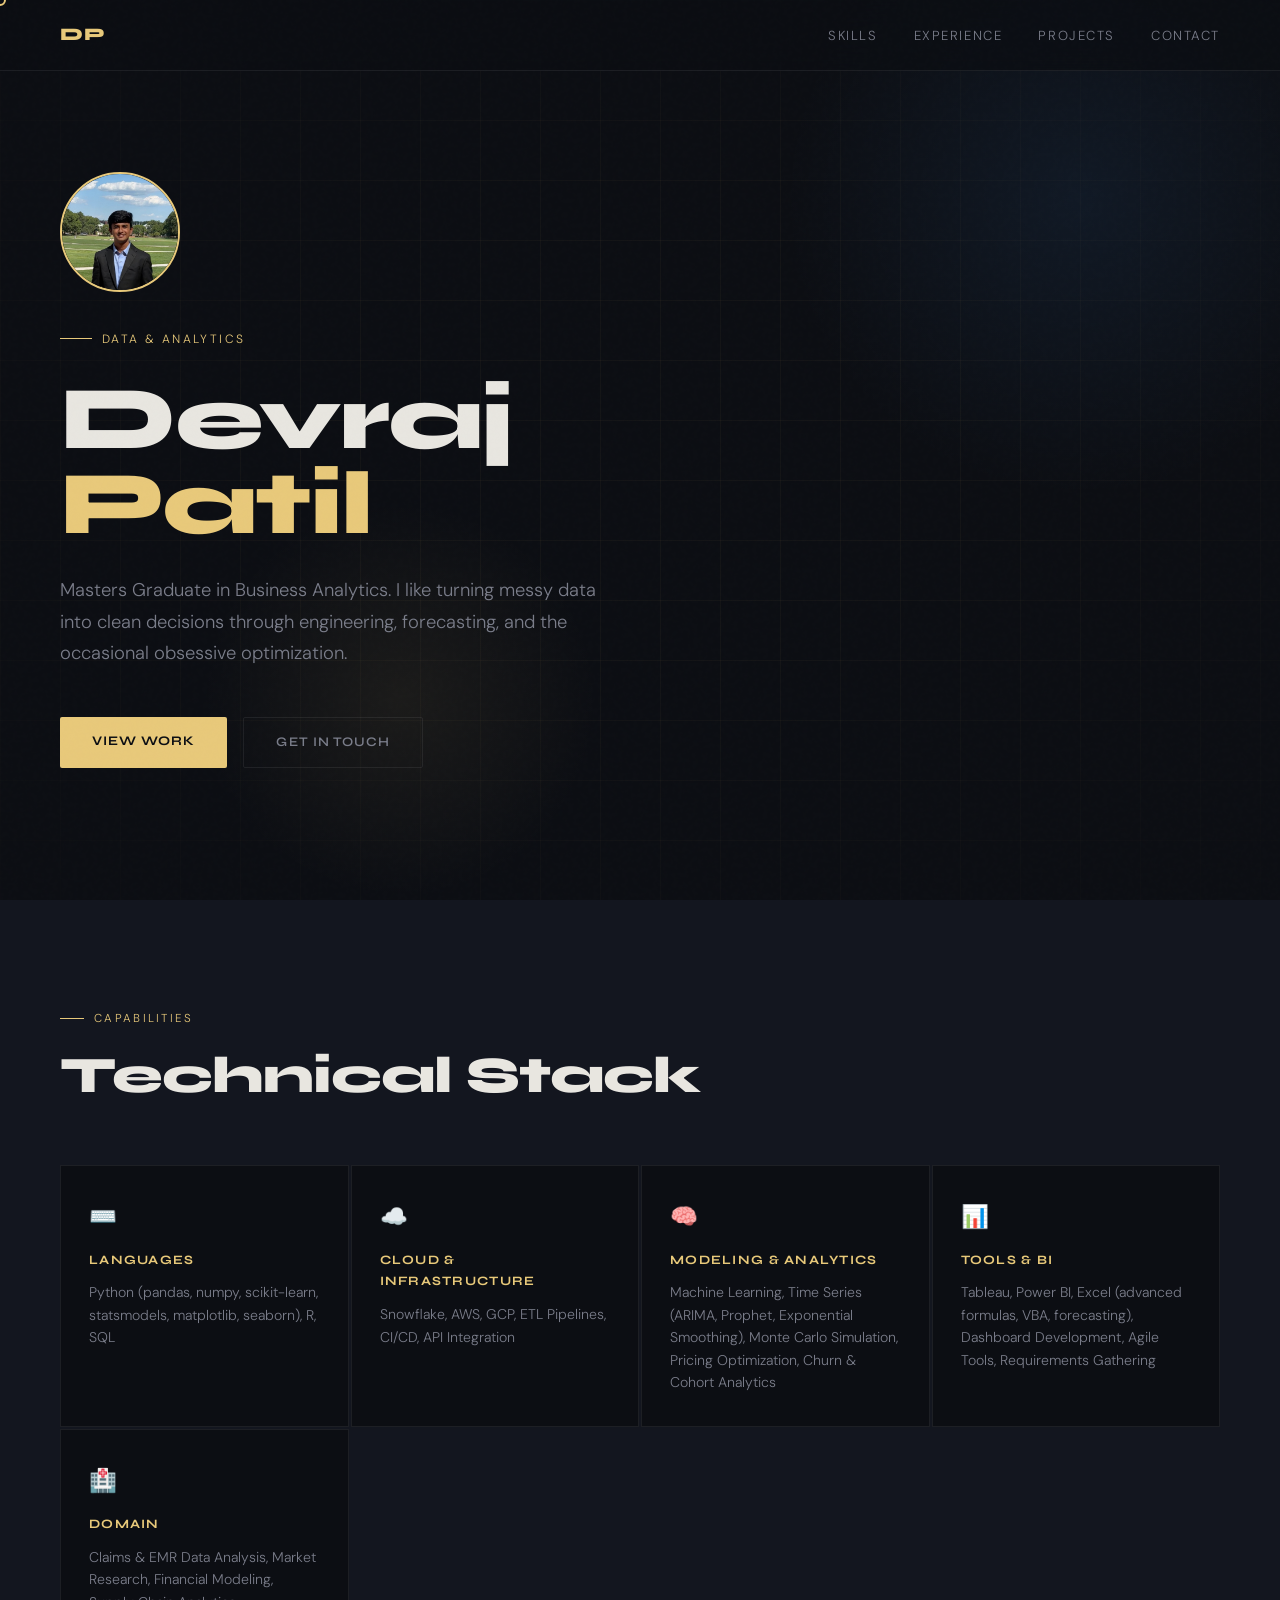
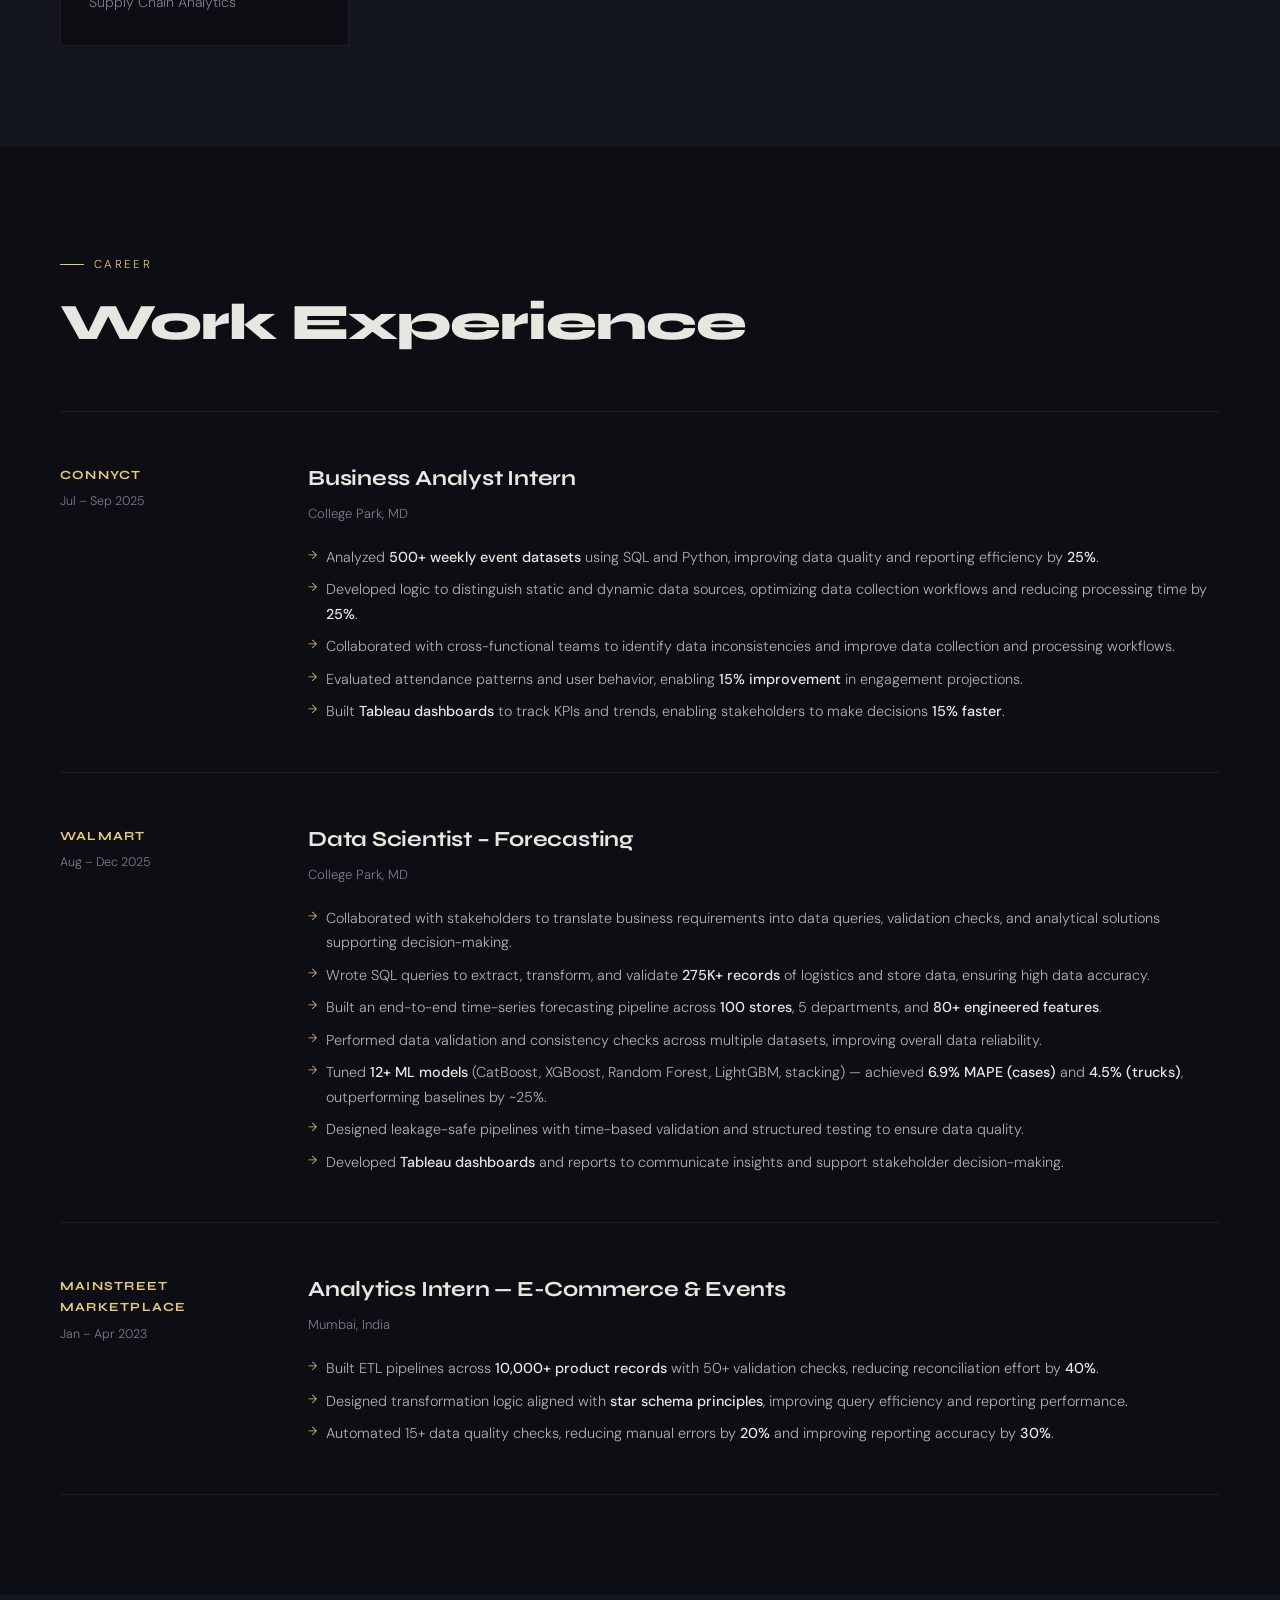
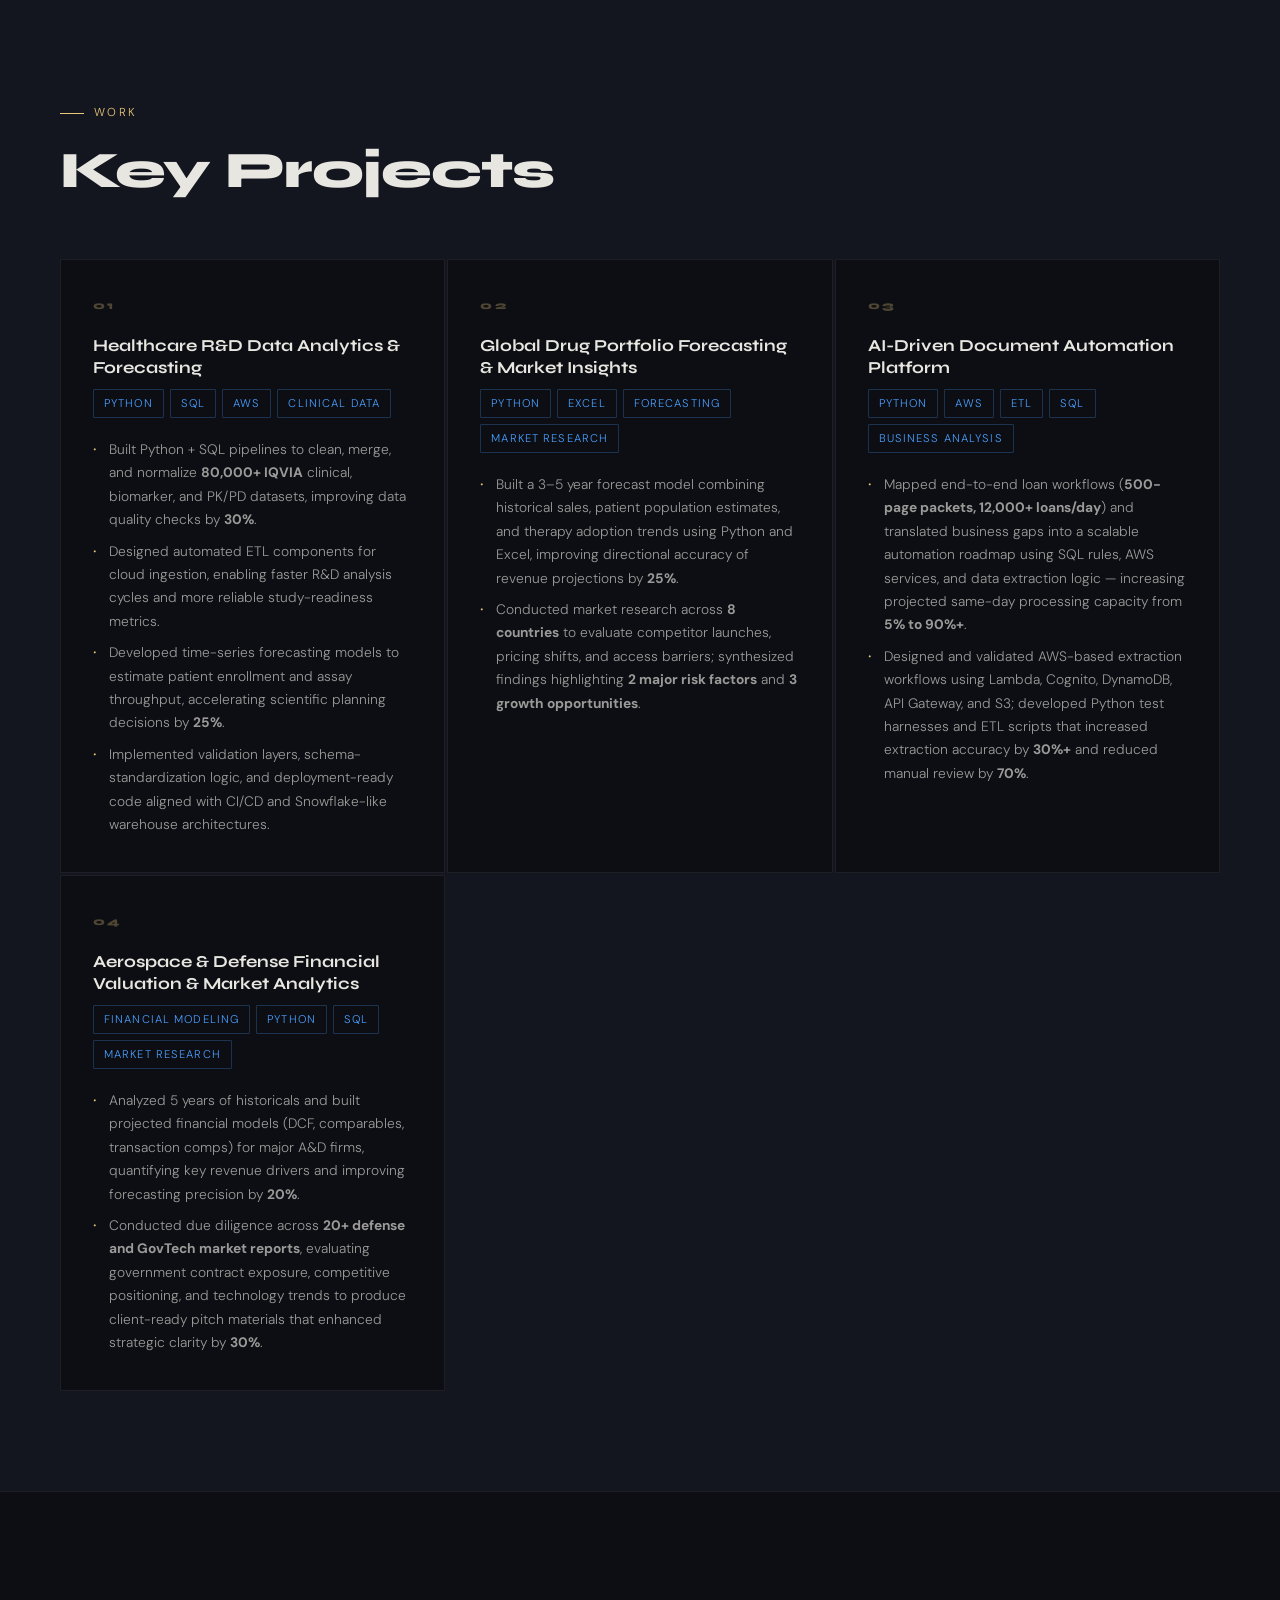
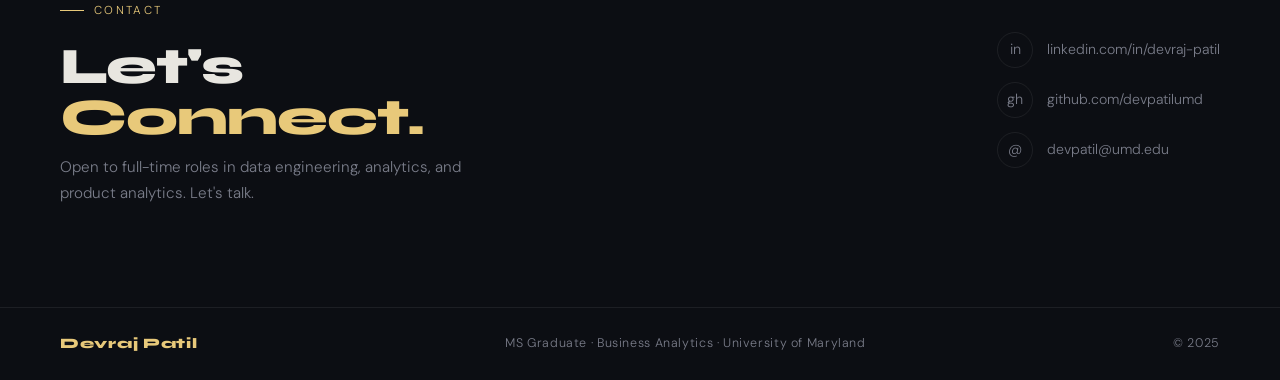
<file: index.html>
<!DOCTYPE html>
<html lang="en">
<head>
  <meta charset="UTF-8" />
  <meta name="viewport" content="width=device-width, initial-scale=1.0" />
  <title>Devraj Patil — Data & Analytics</title>
  <link rel="preconnect" href="https://fonts.googleapis.com" />
  <link rel="preconnect" href="https://fonts.gstatic.com" crossorigin />
  <link href="https://fonts.googleapis.com/css2?family=Syne:wght@400;600;700;800&family=DM+Sans:ital,wght@0,300;0,400;0,500;1,300&display=swap" rel="stylesheet" />
  <style>
    *, *::before, *::after { box-sizing: border-box; margin: 0; padding: 0; }

    :root {
      --bg:       #0c0e13;
      --surface:  #13161f;
      --border:   rgba(255,255,255,0.07);
      --gold:     #e8c97a;
      --gold2:    #f5d98b;
      --text:     #e8e6e0;
      --muted:    #7a7d8a;
      --accent:   #4a9eff;
      --red:      #ff6b6b;
    }

    html { scroll-behavior: smooth; }

    body {
      background: var(--bg);
      color: var(--text);
      font-family: 'DM Sans', sans-serif;
      font-weight: 300;
      line-height: 1.7;
      overflow-x: hidden;
    }

    /* ──── NOISE TEXTURE OVERLAY ──── */
    body::before {
      content: '';
      position: fixed;
      inset: 0;
      background-image: url("data:image/svg+xml,%3Csvg viewBox='0 0 200 200' xmlns='http://www.w3.org/2000/svg'%3E%3Cfilter id='n'%3E%3CfeTurbulence type='fractalNoise' baseFrequency='0.9' numOctaves='4' stitchTiles='stitch'/%3E%3C/filter%3E%3Crect width='100%25' height='100%25' filter='url(%23n)' opacity='0.04'/%3E%3C/svg%3E");
      pointer-events: none;
      z-index: 1000;
      opacity: 0.35;
    }

    /* ──── CURSOR DOT ──── */
    * { cursor: none; }

#cursor {
  width: 12px; height: 12px;
  background: transparent;
  border: 2px solid var(--gold);
  border-radius: 50%;
  position: fixed;
  pointer-events: none;
  z-index: 9999;
  transform: translate(-50%,-50%);
  transition: transform 0.1s, border-color 0.2s;
}
#cursor-ring { display: none; }

    /* ──── NAV ──── */
    nav {
      position: fixed;
      top: 0; left: 0; right: 0;
      z-index: 500;
      display: flex;
      justify-content: space-between;
      align-items: center;
      padding: 20px 60px;
      background: rgba(12,14,19,0.8);
      backdrop-filter: blur(20px);
      border-bottom: 1px solid var(--border);
      transition: padding 0.3s;
    }
    nav .logo {
      font-family: 'Syne', sans-serif;
      font-weight: 800;
      font-size: 1.1rem;
      letter-spacing: 0.04em;
      color: var(--gold);
    }
    nav .links {
      display: flex;
      gap: 36px;
      list-style: none;
    }
    nav .links a {
      font-size: 0.82rem;
      letter-spacing: 0.12em;
      text-transform: uppercase;
      color: var(--muted);
      text-decoration: none;
      transition: color 0.25s;
    }
    nav .links a:hover { color: var(--text); }

    /* ──── HERO ──── */
    .hero {
      min-height: 100vh;
      display: flex;
      align-items: center;
      padding: 120px 60px 80px;
      position: relative;
      overflow: hidden;
    }
    .hero-grid-bg {
      position: absolute;
      inset: 0;
      background-image:
        linear-gradient(rgba(232,201,122,0.04) 1px, transparent 1px),
        linear-gradient(90deg, rgba(232,201,122,0.04) 1px, transparent 1px);
      background-size: 60px 60px;
      mask-image: radial-gradient(ellipse 80% 80% at 50% 50%, black 30%, transparent 100%);
    }
    .hero-glow {
      position: absolute;
      width: 600px; height: 600px;
      background: radial-gradient(circle, rgba(74,158,255,0.08) 0%, transparent 70%);
      top: -100px; right: -100px;
      pointer-events: none;
    }
    .hero-glow2 {
      position: absolute;
      width: 400px; height: 400px;
      background: radial-gradient(circle, rgba(232,201,122,0.07) 0%, transparent 70%);
      bottom: 0; left: 200px;
      pointer-events: none;
    }
    .hero-content {
      position: relative;
      max-width: 900px;
    }
    .hero-eyebrow {
      display: inline-flex;
      align-items: center;
      gap: 10px;
      font-size: 0.75rem;
      letter-spacing: 0.2em;
      text-transform: uppercase;
      color: var(--gold);
      margin-bottom: 28px;
    }
    .hero-eyebrow::before {
      content: '';
      display: block;
      width: 32px; height: 1px;
      background: var(--gold);
    }
    .hero h1 {
      font-family: 'Syne', sans-serif;
      font-weight: 800;
      font-size: clamp(3rem, 7vw, 6.5rem);
      line-height: 0.95;
      letter-spacing: -0.02em;
      margin-bottom: 28px;
    }
    .hero h1 span { color: var(--gold); }
    .hero-sub {
      font-size: 1.15rem;
      color: var(--muted);
      max-width: 560px;
      margin-bottom: 48px;
      font-weight: 300;
    }
    .hero-ctas {
      display: flex;
      gap: 16px;
      flex-wrap: wrap;
    }
    .btn-primary {
      padding: 13px 32px;
      background: var(--gold);
      color: #0c0e13;
      font-family: 'Syne', sans-serif;
      font-weight: 700;
      font-size: 0.82rem;
      letter-spacing: 0.08em;
      text-transform: uppercase;
      text-decoration: none;
      border-radius: 2px;
      transition: background 0.25s, transform 0.2s;
    }
    .btn-primary:hover { background: var(--gold2); transform: translateY(-2px); }
    .btn-ghost {
      padding: 13px 32px;
      border: 1px solid var(--border);
      color: var(--muted);
      font-family: 'Syne', sans-serif;
      font-weight: 600;
      font-size: 0.82rem;
      letter-spacing: 0.08em;
      text-transform: uppercase;
      text-decoration: none;
      border-radius: 2px;
      transition: border-color 0.25s, color 0.25s, transform 0.2s;
    }
    .btn-ghost:hover { border-color: var(--gold); color: var(--gold); transform: translateY(-2px); }



    /* ──── SECTION WRAPPER ──── */
    section { padding: 100px 60px; }
    .section-label {
      display: inline-flex;
      align-items: center;
      gap: 10px;
      font-size: 0.72rem;
      letter-spacing: 0.2em;
      text-transform: uppercase;
      color: var(--gold);
      margin-bottom: 20px;
    }
    .section-label::before {
      content: '';
      display: block;
      width: 24px; height: 1px;
      background: var(--gold);
    }
    h2.section-title {
      font-family: 'Syne', sans-serif;
      font-weight: 800;
      font-size: clamp(2rem, 4vw, 3.2rem);
      line-height: 1.1;
      letter-spacing: -0.02em;
      margin-bottom: 60px;
    }

    /* ──── SKILLS ──── */
    .skills-section { background: var(--surface); }
    .skills-grid {
      display: grid;
      grid-template-columns: repeat(auto-fit, minmax(240px, 1fr));
      gap: 2px;
    }
    .skill-cell {
      padding: 32px 28px;
      border: 1px solid var(--border);
      background: var(--bg);
      transition: background 0.3s, border-color 0.3s;
    }
    .skill-cell:hover {
      background: rgba(232,201,122,0.04);
      border-color: rgba(232,201,122,0.2);
    }
    .skill-cell-icon {
      font-size: 1.4rem;
      margin-bottom: 14px;
    }
    .skill-cell-title {
      font-family: 'Syne', sans-serif;
      font-weight: 700;
      font-size: 0.8rem;
      letter-spacing: 0.1em;
      text-transform: uppercase;
      color: var(--gold);
      margin-bottom: 10px;
    }
    .skill-cell p {
      font-size: 0.88rem;
      color: var(--muted);
      line-height: 1.6;
    }

    /* ──── EXPERIENCE ──── */
    .experience-section { background: var(--bg); }
    .exp-list { display: flex; flex-direction: column; gap: 0; }
    .exp-item {
      display: grid;
      grid-template-columns: 200px 1fr;
      gap: 0 48px;
      padding: 48px 0;
      border-top: 1px solid var(--border);
      position: relative;
      transition: background 0.3s;
    }
    .exp-item:last-child { border-bottom: 1px solid var(--border); }
    .exp-meta { padding-top: 4px; }
    .exp-company {
      font-family: 'Syne', sans-serif;
      font-weight: 700;
      font-size: 0.78rem;
      letter-spacing: 0.1em;
      text-transform: uppercase;
      color: var(--gold);
      margin-bottom: 6px;
    }
    .exp-date {
      font-size: 0.78rem;
      color: var(--muted);
    }
    .exp-role {
      font-family: 'Syne', sans-serif;
      font-weight: 700;
      font-size: 1.35rem;
      letter-spacing: -0.01em;
      margin-bottom: 6px;
    }
    .exp-location {
      font-size: 0.82rem;
      color: var(--muted);
      margin-bottom: 20px;
    }
    .exp-body ul {
      list-style: none;
      display: flex;
      flex-direction: column;
      gap: 8px;
    }
    .exp-body ul li {
      font-size: 0.9rem;
      color: rgba(232,230,224,0.75);
      padding-left: 18px;
      position: relative;
    }
    .exp-body ul li::before {
      content: '→';
      position: absolute;
      left: 0;
      color: var(--gold);
      font-size: 0.75rem;
    }
    .exp-body strong { color: var(--text); font-weight: 500; }

    /* ──── PROJECTS ──── */
    .projects-section { background: var(--surface); }
    .projects-grid {
      display: grid;
      grid-template-columns: repeat(auto-fit, minmax(320px, 1fr));
      gap: 2px;
    }
    .project-card {
      background: var(--bg);
      border: 1px solid var(--border);
      padding: 36px 32px;
      position: relative;
      overflow: hidden;
      transition: border-color 0.3s, transform 0.3s;
    }
    .project-card::after {
      content: '';
      position: absolute;
      inset: 0;
      background: linear-gradient(135deg, rgba(232,201,122,0.04) 0%, transparent 60%);
      opacity: 0;
      transition: opacity 0.4s;
    }
    .project-card:hover {
      border-color: rgba(232,201,122,0.3);
      transform: translateY(-4px);
    }
    .project-card:hover::after { opacity: 1; }
    .project-num {
      font-family: 'Syne', sans-serif;
      font-weight: 800;
      font-size: 0.7rem;
      letter-spacing: 0.2em;
      color: rgba(232,201,122,0.3);
      margin-bottom: 20px;
    }
    .project-card h3 {
      font-family: 'Syne', sans-serif;
      font-weight: 700;
      font-size: 1.05rem;
      line-height: 1.3;
      margin-bottom: 10px;
    }
    .project-tags {
      display: flex;
      flex-wrap: wrap;
      gap: 6px;
      margin-bottom: 20px;
    }
    .tag {
      font-size: 0.7rem;
      letter-spacing: 0.1em;
      text-transform: uppercase;
      padding: 4px 10px;
      border: 1px solid rgba(74,158,255,0.25);
      color: var(--accent);
      border-radius: 1px;
    }
    .project-card ul {
      list-style: none;
      display: flex;
      flex-direction: column;
      gap: 8px;
    }
    .project-card ul li {
      font-size: 0.86rem;
      color: rgba(232,230,224,0.65);
      padding-left: 16px;
      position: relative;
    }
    .project-card ul li::before {
      content: '·';
      position: absolute;
      left: 0;
      color: var(--gold);
      font-size: 1.2rem;
      line-height: 1.2;
    }

    /* ──── CONTACT / FOOTER ──── */
    .contact-section {
      background: var(--bg);
      border-top: 1px solid var(--border);
      display: flex;
      align-items: center;
      justify-content: space-between;
      flex-wrap: wrap;
      gap: 40px;
    }
    .contact-left h2 {
      font-family: 'Syne', sans-serif;
      font-weight: 800;
      font-size: clamp(2rem, 4vw, 3.5rem);
      line-height: 1;
      letter-spacing: -0.02em;
      margin-bottom: 12px;
    }
    .contact-left h2 span { color: var(--gold); }
    .contact-left p { color: var(--muted); font-size: 0.95rem; max-width: 420px; }
    .contact-links {
      display: flex;
      flex-direction: column;
      gap: 14px;
    }
    .contact-link {
      display: flex;
      align-items: center;
      gap: 14px;
      text-decoration: none;
      color: var(--muted);
      font-size: 0.88rem;
      transition: color 0.25s;
    }
    .contact-link:hover { color: var(--gold); }
    .contact-link-icon {
      width: 36px; height: 36px;
      border: 1px solid var(--border);
      border-radius: 50%;
      display: flex; align-items: center; justify-content: center;
      font-size: 0.9rem;
      transition: border-color 0.25s;
    }
    .contact-link:hover .contact-link-icon { border-color: var(--gold); }
    footer {
      padding: 24px 60px;
      border-top: 1px solid var(--border);
      display: flex;
      justify-content: space-between;
      align-items: center;
      flex-wrap: wrap;
      gap: 12px;
    }
    footer p {
      font-size: 0.78rem;
      color: var(--muted);
      letter-spacing: 0.05em;
    }
    footer .footer-logo {
      font-family: 'Syne', sans-serif;
      font-weight: 800;
      font-size: 0.9rem;
      color: var(--gold);
      letter-spacing: 0.05em;
    }

    /* ──── SCROLL REVEAL ANIMATIONS ──── */
    .reveal {
      opacity: 0;
      transform: translateY(30px);
      transition: opacity 0.7s ease, transform 0.7s ease;
    }
    .reveal.visible {
      opacity: 1;
      transform: translateY(0);
    }
    .reveal-delay-1 { transition-delay: 0.1s; }
    .reveal-delay-2 { transition-delay: 0.2s; }
    .reveal-delay-3 { transition-delay: 0.3s; }

    /* ──── RESPONSIVE ──── */
    @media (max-width: 768px) {
      nav { padding: 18px 24px; }
      nav .links { gap: 20px; }
      section { padding: 70px 24px; }
      .hero { padding: 100px 24px 60px; }
      .hero-stats { display: none; }
      .exp-item { grid-template-columns: 1fr; gap: 12px; }
      .contact-section { padding: 70px 24px; }
      footer { padding: 24px; }
    }
  </style>
</head>
<body>

<div id="cursor"></div>
<div id="cursor-ring"></div>

<!-- NAV -->
<nav>
  <div class="logo">DP</div>
  <ul class="links">
    <li><a href="#skills">Skills</a></li>
    <li><a href="#experience">Experience</a></li>
    <li><a href="#projects">Projects</a></li>
    <li><a href="#contact">Contact</a></li>
  </ul>
</nav>

<!-- HERO -->
<div class="hero" id="home">
  <div class="hero-grid-bg"></div>
  <div class="hero-glow"></div>
  <div class="hero-glow2"></div>

  <div class="hero-content">
    <img src="assets/IMG_1034.jpeg" alt="Devraj Patil" style="
  width: 120px;
  height: 120px;
  border-radius: 50%;
  object-fit: cover;
  border: 2px solid var(--gold);
  margin-bottom: 28px;
  display: block;
">
    <div class="hero-eyebrow">Data & Analytics</div>
    <h1>Devraj<br /><span>Patil</span></h1>
    <p class="hero-sub">
      Masters Graduate in Business Analytics. I like turning messy data into clean decisions through engineering, forecasting, and the occasional obsessive optimization.
    </p>
    <div class="hero-ctas">
      <a href="#projects" class="btn-primary">View Work</a>
      <a href="#contact" class="btn-ghost">Get in Touch</a>
    </div>
  </div>


</div>

<!-- SKILLS -->
<section class="skills-section reveal" id="skills">
  <div class="section-label">Capabilities</div>
  <h2 class="section-title">Technical Stack</h2>
  <div class="skills-grid">
    <div class="skill-cell reveal reveal-delay-1">
      <div class="skill-cell-icon">⌨️</div>
      <div class="skill-cell-title">Languages</div>
      <p>Python (pandas, numpy, scikit-learn, statsmodels, matplotlib, seaborn), R, SQL</p>
    </div>
    <div class="skill-cell reveal reveal-delay-2">
      <div class="skill-cell-icon">☁️</div>
      <div class="skill-cell-title">Cloud & Infrastructure</div>
      <p>Snowflake, AWS, GCP, ETL Pipelines, CI/CD, API Integration</p>
    </div>
    <div class="skill-cell reveal reveal-delay-3">
      <div class="skill-cell-icon">🧠</div>
      <div class="skill-cell-title">Modeling & Analytics</div>
      <p>Machine Learning, Time Series (ARIMA, Prophet, Exponential Smoothing), Monte Carlo Simulation, Pricing Optimization, Churn & Cohort Analytics</p>
    </div>
    <div class="skill-cell reveal reveal-delay-1">
      <div class="skill-cell-icon">📊</div>
      <div class="skill-cell-title">Tools & BI</div>
      <p>Tableau, Power BI, Excel (advanced formulas, VBA, forecasting), Dashboard Development, Agile Tools, Requirements Gathering</p>
    </div>
    <div class="skill-cell reveal reveal-delay-2">
      <div class="skill-cell-icon">🏥</div>
      <div class="skill-cell-title">Domain</div>
      <p>Claims & EMR Data Analysis, Market Research, Financial Modeling, Supply Chain Analytics</p>
    </div>
  </div>
</section>

<!-- EXPERIENCE -->
<section class="experience-section" id="experience">
  <div class="section-label">Career</div>
  <h2 class="section-title">Work Experience</h2>
  <div class="exp-list">

    <div class="exp-item reveal">
      <div class="exp-meta">
        <div class="exp-company">Connyct</div>
        <div class="exp-date">Jul – Sep 2025</div>
      </div>
      <div class="exp-body">
        <div class="exp-role">Business Analyst Intern</div>
        <div class="exp-location">College Park, MD</div>
        <ul>
          <li>Analyzed <strong>500+ weekly event datasets</strong> using SQL and Python, improving data quality and reporting efficiency by <strong>25%</strong>.</li>
          <li>Developed logic to distinguish static and dynamic data sources, optimizing data collection workflows and reducing processing time by <strong>25%</strong>.</li>
          <li>Collaborated with cross-functional teams to identify data inconsistencies and improve data collection and processing workflows.</li>
          <li>Evaluated attendance patterns and user behavior, enabling <strong>15% improvement</strong> in engagement projections.</li>
          <li>Built <strong>Tableau dashboards</strong> to track KPIs and trends, enabling stakeholders to make decisions <strong>15% faster</strong>.</li>
        </ul>
      </div>
    </div>

    <div class="exp-item reveal">
      <div class="exp-meta">
        <div class="exp-company">Walmart</div>
        <div class="exp-date">Aug – Dec 2025</div>
      </div>
      <div class="exp-body">
        <div class="exp-role">Data Scientist – Forecasting</div>
        <div class="exp-location">College Park, MD</div>
        <ul>
          <li>Collaborated with stakeholders to translate business requirements into data queries, validation checks, and analytical solutions supporting decision-making.</li>
          <li>Wrote SQL queries to extract, transform, and validate <strong>275K+ records</strong> of logistics and store data, ensuring high data accuracy.</li>
          <li>Built an end-to-end time-series forecasting pipeline across <strong>100 stores</strong>, 5 departments, and <strong>80+ engineered features</strong>.</li>
          <li>Performed data validation and consistency checks across multiple datasets, improving overall data reliability.</li>
          <li>Tuned <strong>12+ ML models</strong> (CatBoost, XGBoost, Random Forest, LightGBM, stacking) — achieved <strong>6.9% MAPE (cases)</strong> and <strong>4.5% (trucks)</strong>, outperforming baselines by ~25%.</li>
          <li>Designed leakage-safe pipelines with time-based validation and structured testing to ensure data quality.</li>
          <li>Developed <strong>Tableau dashboards</strong> and reports to communicate insights and support stakeholder decision-making.</li>
        </ul>
      </div>
    </div>

    <div class="exp-item reveal">
      <div class="exp-meta">
        <div class="exp-company">Mainstreet Marketplace</div>
        <div class="exp-date">Jan – Apr 2023</div>
      </div>
      <div class="exp-body">
        <div class="exp-role">Analytics Intern — E-Commerce & Events</div>
        <div class="exp-location">Mumbai, India</div>
        <ul>
          <li>Built ETL pipelines across <strong>10,000+ product records</strong> with 50+ validation checks, reducing reconciliation effort by <strong>40%</strong>.</li>
          <li>Designed transformation logic aligned with <strong>star schema principles</strong>, improving query efficiency and reporting performance.</li>
          <li>Automated 15+ data quality checks, reducing manual errors by <strong>20%</strong> and improving reporting accuracy by <strong>30%</strong>.</li>
        </ul>
      </div>
    </div>

  </div>
</section>
</section>

<!-- PROJECTS -->
<section class="projects-section" id="projects">
  <div class="section-label">Work</div>
  <h2 class="section-title">Key Projects</h2>
  <div class="projects-grid">

    <div class="project-card reveal">
      <div class="project-num">01</div>
      <h3>Healthcare R&D Data Analytics & Forecasting</h3>
      <div class="project-tags">
        <span class="tag">Python</span><span class="tag">SQL</span><span class="tag">AWS</span><span class="tag">Clinical Data</span>
      </div>
      <ul>
        <li>Built Python + SQL pipelines to clean, merge, and normalize <strong>80,000+ IQVIA</strong> clinical, biomarker, and PK/PD datasets, improving data quality checks by <strong>30%</strong>.</li>
        <li>Designed automated ETL components for cloud ingestion, enabling faster R&D analysis cycles and more reliable study-readiness metrics.</li>
        <li>Developed time-series forecasting models to estimate patient enrollment and assay throughput, accelerating scientific planning decisions by <strong>25%</strong>.</li>
        <li>Implemented validation layers, schema-standardization logic, and deployment-ready code aligned with CI/CD and Snowflake-like warehouse architectures.</li>
      </ul>
    </div>

    <div class="project-card reveal reveal-delay-1">
      <div class="project-num">02</div>
      <h3>Global Drug Portfolio Forecasting & Market Insights</h3>
      <div class="project-tags">
        <span class="tag">Python</span><span class="tag">Excel</span><span class="tag">Forecasting</span><span class="tag">Market Research</span>
      </div>
      <ul>
        <li>Built a 3–5 year forecast model combining historical sales, patient population estimates, and therapy adoption trends using Python and Excel, improving directional accuracy of revenue projections by <strong>25%</strong>.</li>
        <li>Conducted market research across <strong>8 countries</strong> to evaluate competitor launches, pricing shifts, and access barriers; synthesized findings highlighting <strong>2 major risk factors</strong> and <strong>3 growth opportunities</strong>.</li>
      </ul>
    </div>

    <div class="project-card reveal reveal-delay-2">
      <div class="project-num">03</div>
      <h3>AI-Driven Document Automation Platform</h3>
      <div class="project-tags">
        <span class="tag">Python</span><span class="tag">AWS</span><span class="tag">ETL</span><span class="tag">SQL</span><span class="tag">Business Analysis</span>
      </div>
      <ul>
        <li>Mapped end-to-end loan workflows (<strong>500-page packets, 12,000+ loans/day</strong>) and translated business gaps into a scalable automation roadmap using SQL rules, AWS services, and data extraction logic — increasing projected same-day processing capacity from <strong>5% to 90%+</strong>.</li>
        <li>Designed and validated AWS-based extraction workflows using Lambda, Cognito, DynamoDB, API Gateway, and S3; developed Python test harnesses and ETL scripts that increased extraction accuracy by <strong>30%+</strong> and reduced manual review by <strong>70%</strong>.</li>
      </ul>
    </div>

    <div class="project-card reveal reveal-delay-3">
      <div class="project-num">04</div>
      <h3>Aerospace & Defense Financial Valuation & Market Analytics</h3>
      <div class="project-tags">
        <span class="tag">Financial Modeling</span><span class="tag">Python</span><span class="tag">SQL</span><span class="tag">Market Research</span>
      </div>
      <ul>
        <li>Analyzed 5 years of historicals and built projected financial models (DCF, comparables, transaction comps) for major A&D firms, quantifying key revenue drivers and improving forecasting precision by <strong>20%</strong>.</li>
        <li>Conducted due diligence across <strong>20+ defense and GovTech market reports</strong>, evaluating government contract exposure, competitive positioning, and technology trends to produce client-ready pitch materials that enhanced strategic clarity by <strong>30%</strong>.</li>
      </ul>
    </div>

  </div>
</section>
<!-- CONTACT -->
<section class="contact-section" id="contact">
  <div class="contact-left reveal">
    <div class="section-label">Contact</div>
    <h2>Let's<br /><span>Connect.</span></h2>
    <p>Open to full-time roles in data engineering, analytics, and product analytics. Let's talk.</p>
  </div>
  <div class="contact-links reveal reveal-delay-1">
    <a href="https://www.linkedin.com/in/devraj-patil-191b01246/" target="_blank" class="contact-link">
      <span class="contact-link-icon">in</span>
      linkedin.com/in/devraj-patil
    </a>
    <a href="https://github.com/devpatilumd" target="_blank" class="contact-link">
      <span class="contact-link-icon">gh</span>
      github.com/devpatilumd
    </a>
    <a href="mailto:devraj@example.com" class="contact-link">
      <span class="contact-link-icon">@</span>
      devpatil@umd.edu
    </a>
  </div>
</section>

<footer>
  <span class="footer-logo">Devraj Patil</span>
  <p>MS Graduate · Business Analytics · University of Maryland</p>
  <p>© 2025</p>
</footer>

<script>
  // Custom cursor
  const cursor = document.getElementById('cursor');
  const ring = document.getElementById('cursor-ring');
  let rx = 0, ry = 0;
  document.addEventListener('mousemove', e => {
    cursor.style.left = e.clientX + 'px';
    cursor.style.top = e.clientY + 'px';
    rx += (e.clientX - rx) * 0.12;
    ry += (e.clientY - ry) * 0.12;
    ring.style.left = rx + 'px';
    ring.style.top = ry + 'px';
  });
  function animRing() {
    ring.style.left = rx + 'px';
    ring.style.top = ry + 'px';
    requestAnimationFrame(animRing);
  }
  animRing();
  document.querySelectorAll('a, button').forEach(el => {
    el.addEventListener('mouseenter', () => {
      ring.style.width = '56px'; ring.style.height = '56px';
      ring.style.borderColor = 'rgba(232,201,122,0.6)';
    });
    el.addEventListener('mouseleave', () => {
      ring.style.width = '36px'; ring.style.height = '36px';
      ring.style.borderColor = 'rgba(232,201,122,0.4)';
    });
  });

  // Scroll reveal
  const reveals = document.querySelectorAll('.reveal');
  const io = new IntersectionObserver((entries) => {
    entries.forEach(e => {
      if (e.isIntersecting) { e.target.classList.add('visible'); io.unobserve(e.target); }
    });
  }, { threshold: 0.1 });
  reveals.forEach(r => io.observe(r));

  // Animate ring with lerp
  let mx = window.innerWidth/2, my = window.innerHeight/2;
  document.addEventListener('mousemove', e => { mx = e.clientX; my = e.clientY; });
  (function lerp() {
    rx += (mx - rx) * 0.1;
    ry += (my - ry) * 0.1;
    requestAnimationFrame(lerp);
  })();
</script>
</body>
</html>
</file>
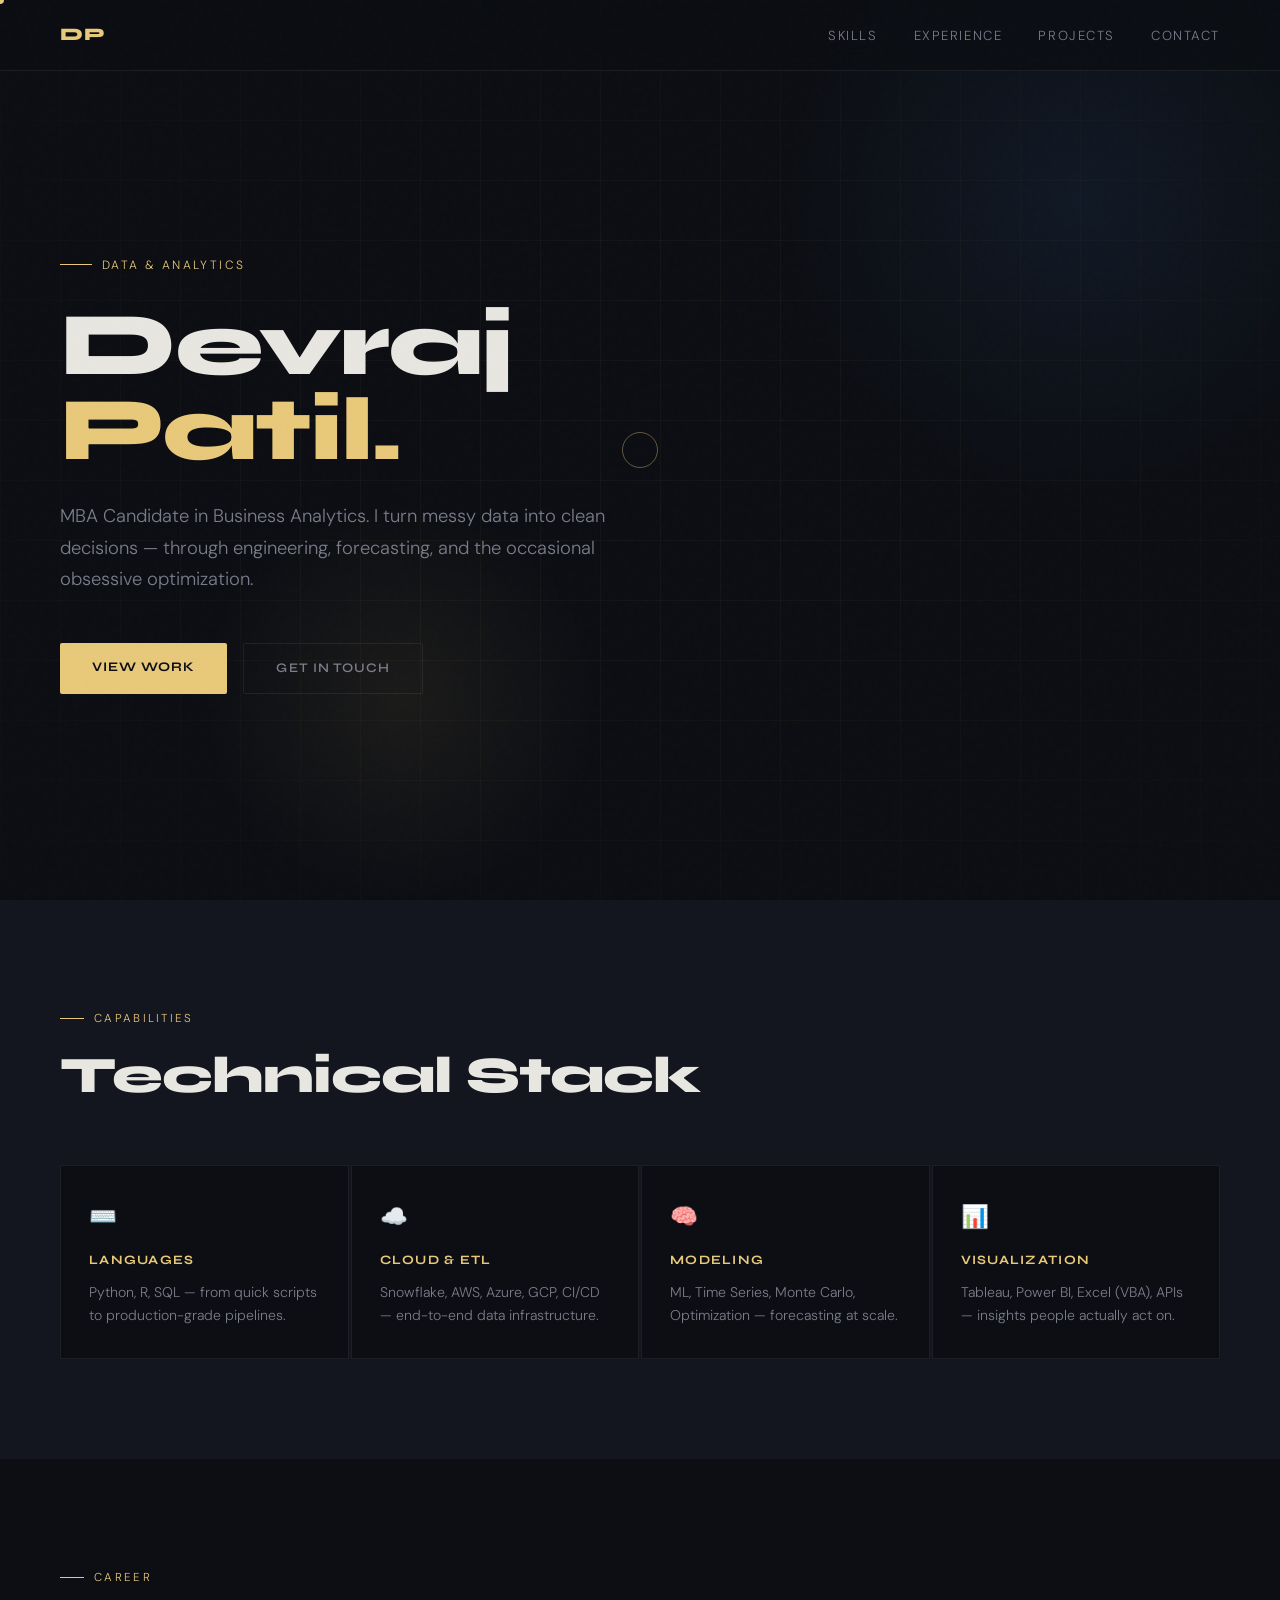
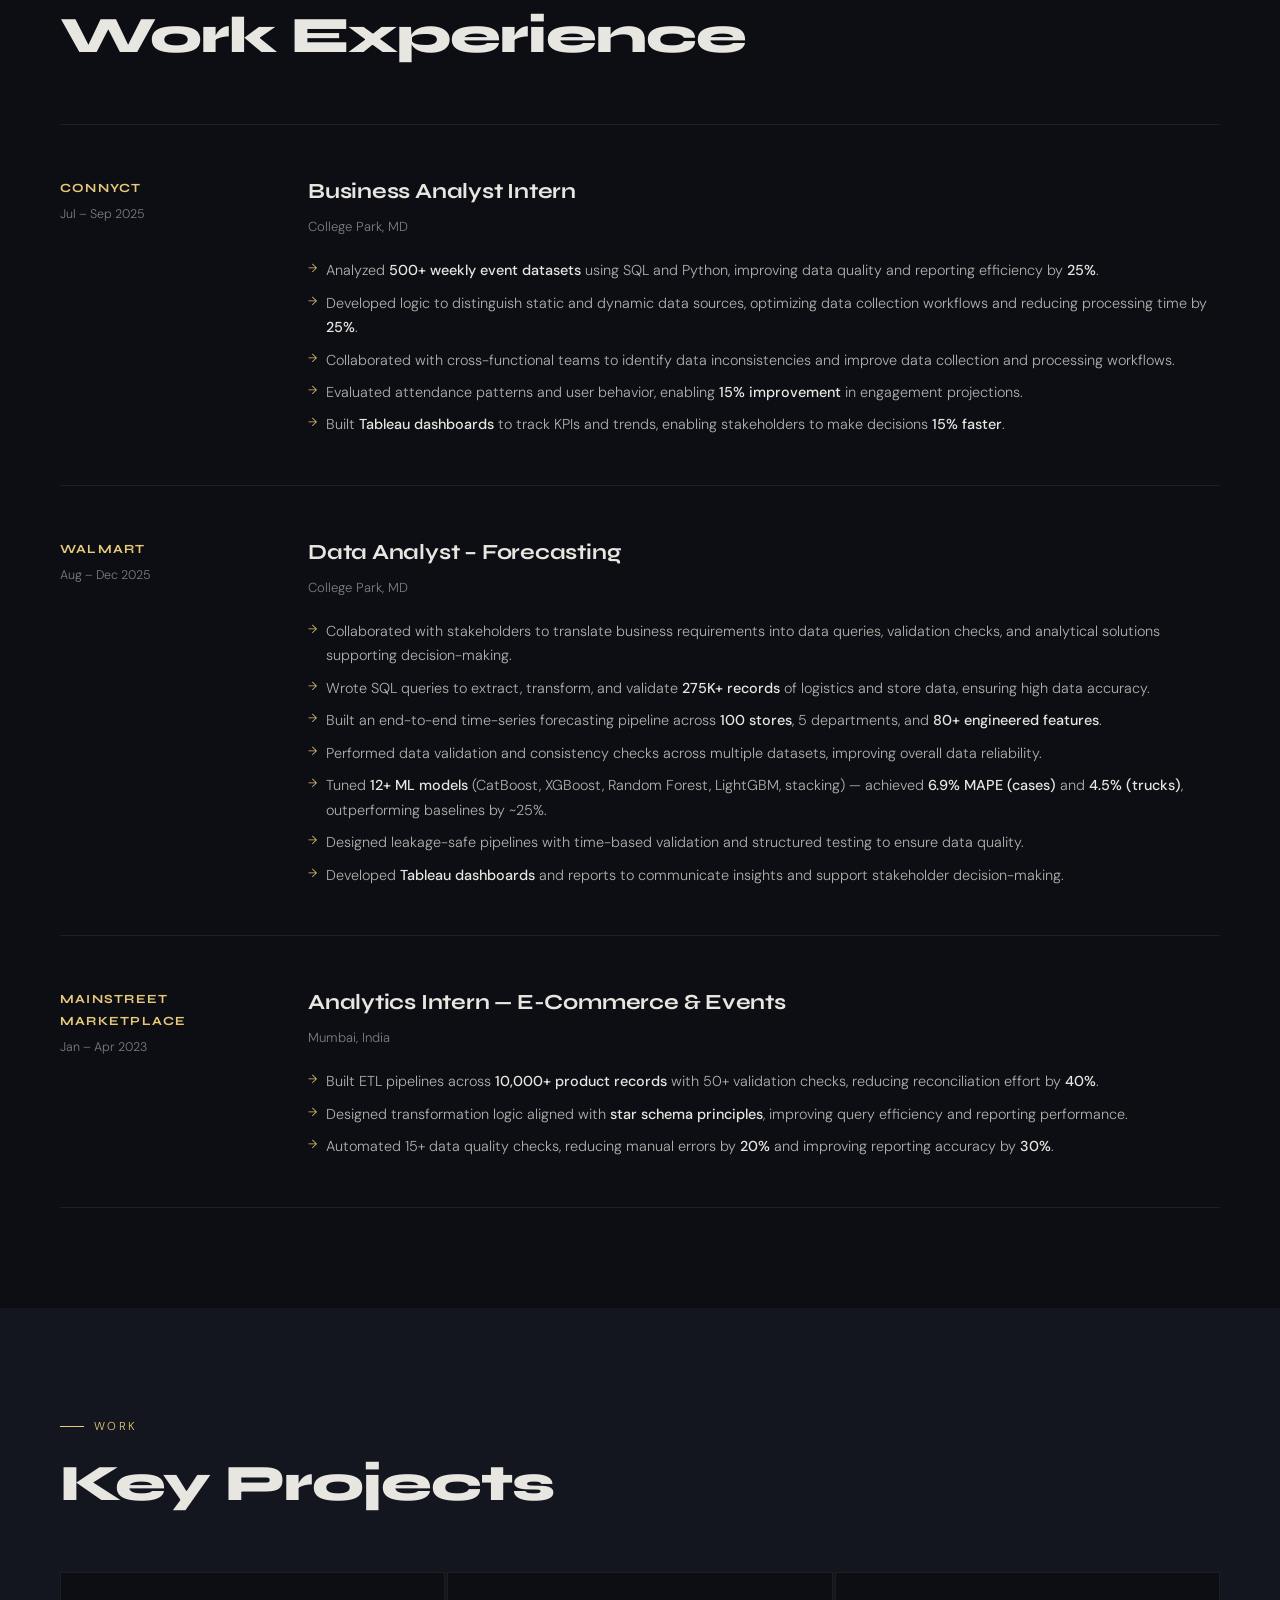
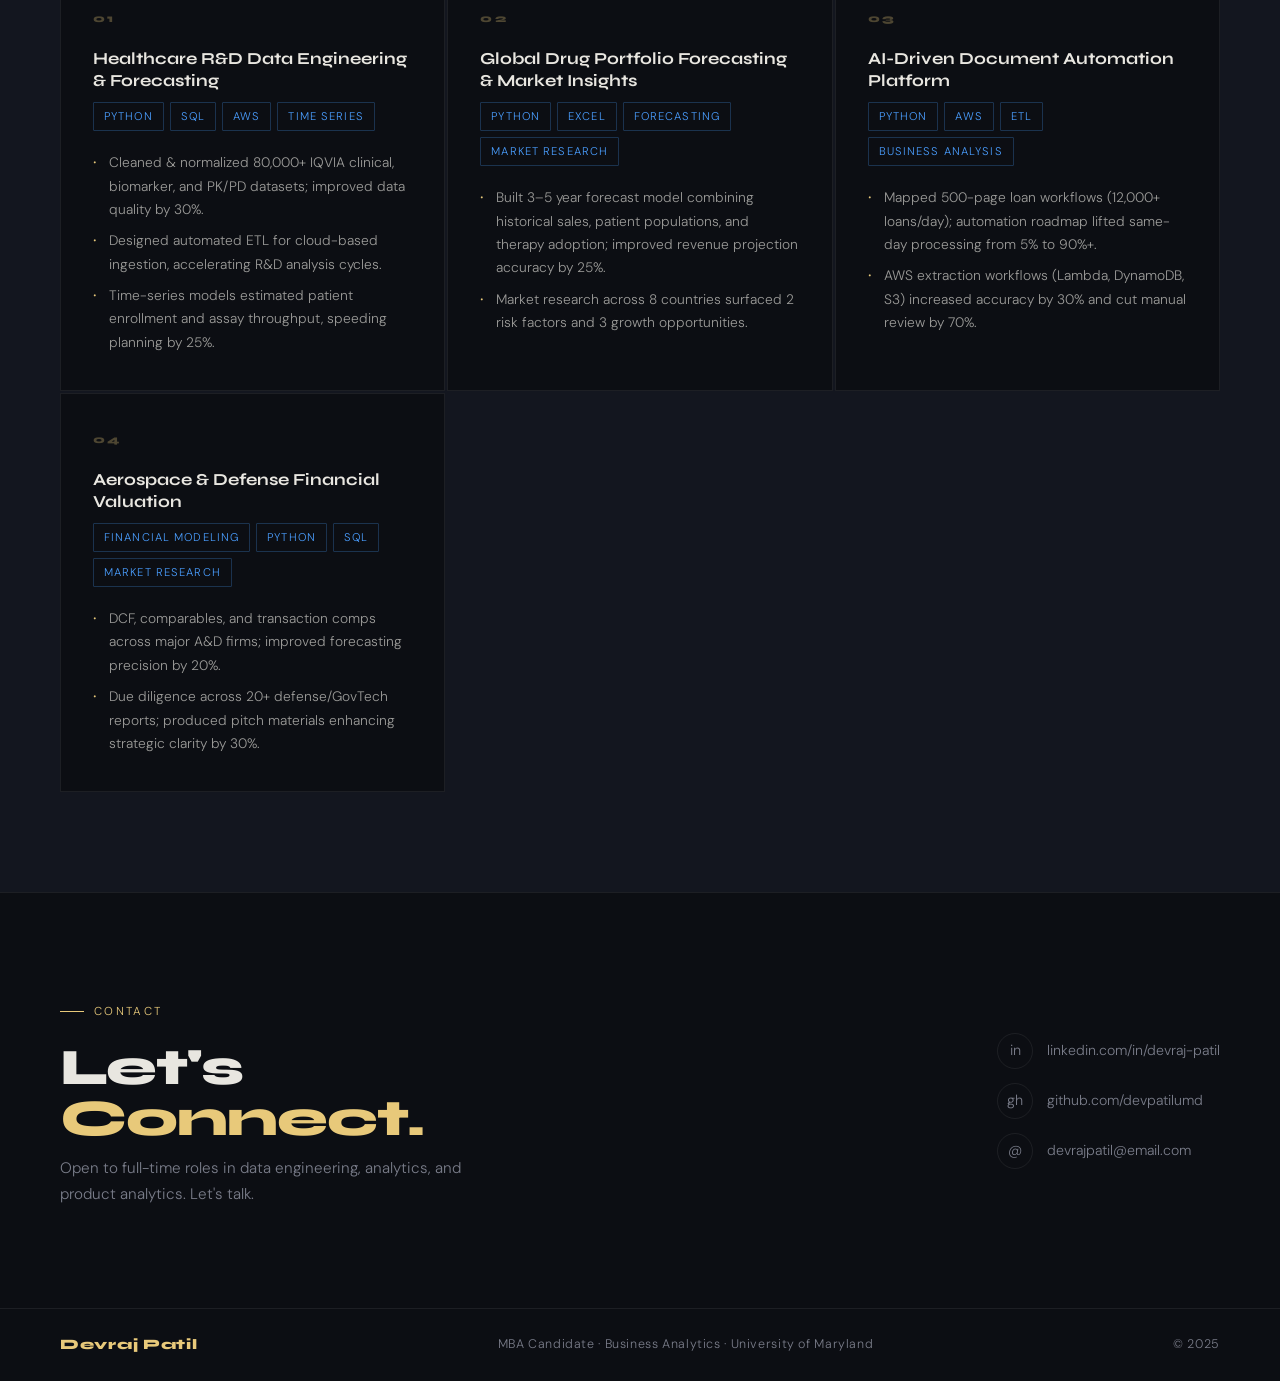
<file: newIndex.html>
<!DOCTYPE html>
<html lang="en">
<head>
  <meta charset="UTF-8" />
  <meta name="viewport" content="width=device-width, initial-scale=1.0" />
  <title>Devraj Patil — Data & Analytics</title>
  <link rel="preconnect" href="https://fonts.googleapis.com" />
  <link rel="preconnect" href="https://fonts.gstatic.com" crossorigin />
  <link href="https://fonts.googleapis.com/css2?family=Syne:wght@400;600;700;800&family=DM+Sans:ital,wght@0,300;0,400;0,500;1,300&display=swap" rel="stylesheet" />
  <style>
    *, *::before, *::after { box-sizing: border-box; margin: 0; padding: 0; }

    :root {
      --bg:       #0c0e13;
      --surface:  #13161f;
      --border:   rgba(255,255,255,0.07);
      --gold:     #e8c97a;
      --gold2:    #f5d98b;
      --text:     #e8e6e0;
      --muted:    #7a7d8a;
      --accent:   #4a9eff;
      --red:      #ff6b6b;
    }

    html { scroll-behavior: smooth; }

    body {
      background: var(--bg);
      color: var(--text);
      font-family: 'DM Sans', sans-serif;
      font-weight: 300;
      line-height: 1.7;
      overflow-x: hidden;
    }

    /* ──── NOISE TEXTURE OVERLAY ──── */
    body::before {
      content: '';
      position: fixed;
      inset: 0;
      background-image: url("data:image/svg+xml,%3Csvg viewBox='0 0 200 200' xmlns='http://www.w3.org/2000/svg'%3E%3Cfilter id='n'%3E%3CfeTurbulence type='fractalNoise' baseFrequency='0.9' numOctaves='4' stitchTiles='stitch'/%3E%3C/filter%3E%3Crect width='100%25' height='100%25' filter='url(%23n)' opacity='0.04'/%3E%3C/svg%3E");
      pointer-events: none;
      z-index: 1000;
      opacity: 0.35;
    }

    /* ──── CURSOR DOT ──── */
    #cursor {
      width: 8px; height: 8px;
      background: var(--gold);
      border-radius: 50%;
      position: fixed;
      pointer-events: none;
      z-index: 9999;
      transform: translate(-50%,-50%);
      transition: opacity 0.3s;
    }
    #cursor-ring {
      width: 36px; height: 36px;
      border: 1px solid rgba(232,201,122,0.4);
      border-radius: 50%;
      position: fixed;
      pointer-events: none;
      z-index: 9998;
      transform: translate(-50%,-50%);
      transition: width 0.3s, height 0.3s, border-color 0.3s;
    }

    /* ──── NAV ──── */
    nav {
      position: fixed;
      top: 0; left: 0; right: 0;
      z-index: 500;
      display: flex;
      justify-content: space-between;
      align-items: center;
      padding: 20px 60px;
      background: rgba(12,14,19,0.8);
      backdrop-filter: blur(20px);
      border-bottom: 1px solid var(--border);
      transition: padding 0.3s;
    }
    nav .logo {
      font-family: 'Syne', sans-serif;
      font-weight: 800;
      font-size: 1.1rem;
      letter-spacing: 0.04em;
      color: var(--gold);
    }
    nav .links {
      display: flex;
      gap: 36px;
      list-style: none;
    }
    nav .links a {
      font-size: 0.82rem;
      letter-spacing: 0.12em;
      text-transform: uppercase;
      color: var(--muted);
      text-decoration: none;
      transition: color 0.25s;
    }
    nav .links a:hover { color: var(--text); }

    /* ──── HERO ──── */
    .hero {
      min-height: 100vh;
      display: flex;
      align-items: center;
      padding: 120px 60px 80px;
      position: relative;
      overflow: hidden;
    }
    .hero-grid-bg {
      position: absolute;
      inset: 0;
      background-image:
        linear-gradient(rgba(232,201,122,0.04) 1px, transparent 1px),
        linear-gradient(90deg, rgba(232,201,122,0.04) 1px, transparent 1px);
      background-size: 60px 60px;
      mask-image: radial-gradient(ellipse 80% 80% at 50% 50%, black 30%, transparent 100%);
    }
    .hero-glow {
      position: absolute;
      width: 600px; height: 600px;
      background: radial-gradient(circle, rgba(74,158,255,0.08) 0%, transparent 70%);
      top: -100px; right: -100px;
      pointer-events: none;
    }
    .hero-glow2 {
      position: absolute;
      width: 400px; height: 400px;
      background: radial-gradient(circle, rgba(232,201,122,0.07) 0%, transparent 70%);
      bottom: 0; left: 200px;
      pointer-events: none;
    }
    .hero-content {
      position: relative;
      max-width: 900px;
    }
    .hero-eyebrow {
      display: inline-flex;
      align-items: center;
      gap: 10px;
      font-size: 0.75rem;
      letter-spacing: 0.2em;
      text-transform: uppercase;
      color: var(--gold);
      margin-bottom: 28px;
    }
    .hero-eyebrow::before {
      content: '';
      display: block;
      width: 32px; height: 1px;
      background: var(--gold);
    }
    .hero h1 {
      font-family: 'Syne', sans-serif;
      font-weight: 800;
      font-size: clamp(3rem, 7vw, 6.5rem);
      line-height: 0.95;
      letter-spacing: -0.02em;
      margin-bottom: 28px;
    }
    .hero h1 span { color: var(--gold); }
    .hero-sub {
      font-size: 1.15rem;
      color: var(--muted);
      max-width: 560px;
      margin-bottom: 48px;
      font-weight: 300;
    }
    .hero-ctas {
      display: flex;
      gap: 16px;
      flex-wrap: wrap;
    }
    .btn-primary {
      padding: 13px 32px;
      background: var(--gold);
      color: #0c0e13;
      font-family: 'Syne', sans-serif;
      font-weight: 700;
      font-size: 0.82rem;
      letter-spacing: 0.08em;
      text-transform: uppercase;
      text-decoration: none;
      border-radius: 2px;
      transition: background 0.25s, transform 0.2s;
    }
    .btn-primary:hover { background: var(--gold2); transform: translateY(-2px); }
    .btn-ghost {
      padding: 13px 32px;
      border: 1px solid var(--border);
      color: var(--muted);
      font-family: 'Syne', sans-serif;
      font-weight: 600;
      font-size: 0.82rem;
      letter-spacing: 0.08em;
      text-transform: uppercase;
      text-decoration: none;
      border-radius: 2px;
      transition: border-color 0.25s, color 0.25s, transform 0.2s;
    }
    .btn-ghost:hover { border-color: var(--gold); color: var(--gold); transform: translateY(-2px); }



    /* ──── SECTION WRAPPER ──── */
    section { padding: 100px 60px; }
    .section-label {
      display: inline-flex;
      align-items: center;
      gap: 10px;
      font-size: 0.72rem;
      letter-spacing: 0.2em;
      text-transform: uppercase;
      color: var(--gold);
      margin-bottom: 20px;
    }
    .section-label::before {
      content: '';
      display: block;
      width: 24px; height: 1px;
      background: var(--gold);
    }
    h2.section-title {
      font-family: 'Syne', sans-serif;
      font-weight: 800;
      font-size: clamp(2rem, 4vw, 3.2rem);
      line-height: 1.1;
      letter-spacing: -0.02em;
      margin-bottom: 60px;
    }

    /* ──── SKILLS ──── */
    .skills-section { background: var(--surface); }
    .skills-grid {
      display: grid;
      grid-template-columns: repeat(auto-fit, minmax(240px, 1fr));
      gap: 2px;
    }
    .skill-cell {
      padding: 32px 28px;
      border: 1px solid var(--border);
      background: var(--bg);
      transition: background 0.3s, border-color 0.3s;
    }
    .skill-cell:hover {
      background: rgba(232,201,122,0.04);
      border-color: rgba(232,201,122,0.2);
    }
    .skill-cell-icon {
      font-size: 1.4rem;
      margin-bottom: 14px;
    }
    .skill-cell-title {
      font-family: 'Syne', sans-serif;
      font-weight: 700;
      font-size: 0.8rem;
      letter-spacing: 0.1em;
      text-transform: uppercase;
      color: var(--gold);
      margin-bottom: 10px;
    }
    .skill-cell p {
      font-size: 0.88rem;
      color: var(--muted);
      line-height: 1.6;
    }

    /* ──── EXPERIENCE ──── */
    .experience-section { background: var(--bg); }
    .exp-list { display: flex; flex-direction: column; gap: 0; }
    .exp-item {
      display: grid;
      grid-template-columns: 200px 1fr;
      gap: 0 48px;
      padding: 48px 0;
      border-top: 1px solid var(--border);
      position: relative;
      transition: background 0.3s;
    }
    .exp-item:last-child { border-bottom: 1px solid var(--border); }
    .exp-meta { padding-top: 4px; }
    .exp-company {
      font-family: 'Syne', sans-serif;
      font-weight: 700;
      font-size: 0.78rem;
      letter-spacing: 0.1em;
      text-transform: uppercase;
      color: var(--gold);
      margin-bottom: 6px;
    }
    .exp-date {
      font-size: 0.78rem;
      color: var(--muted);
    }
    .exp-role {
      font-family: 'Syne', sans-serif;
      font-weight: 700;
      font-size: 1.35rem;
      letter-spacing: -0.01em;
      margin-bottom: 6px;
    }
    .exp-location {
      font-size: 0.82rem;
      color: var(--muted);
      margin-bottom: 20px;
    }
    .exp-body ul {
      list-style: none;
      display: flex;
      flex-direction: column;
      gap: 8px;
    }
    .exp-body ul li {
      font-size: 0.9rem;
      color: rgba(232,230,224,0.75);
      padding-left: 18px;
      position: relative;
    }
    .exp-body ul li::before {
      content: '→';
      position: absolute;
      left: 0;
      color: var(--gold);
      font-size: 0.75rem;
    }
    .exp-body strong { color: var(--text); font-weight: 500; }

    /* ──── PROJECTS ──── */
    .projects-section { background: var(--surface); }
    .projects-grid {
      display: grid;
      grid-template-columns: repeat(auto-fit, minmax(320px, 1fr));
      gap: 2px;
    }
    .project-card {
      background: var(--bg);
      border: 1px solid var(--border);
      padding: 36px 32px;
      position: relative;
      overflow: hidden;
      transition: border-color 0.3s, transform 0.3s;
    }
    .project-card::after {
      content: '';
      position: absolute;
      inset: 0;
      background: linear-gradient(135deg, rgba(232,201,122,0.04) 0%, transparent 60%);
      opacity: 0;
      transition: opacity 0.4s;
    }
    .project-card:hover {
      border-color: rgba(232,201,122,0.3);
      transform: translateY(-4px);
    }
    .project-card:hover::after { opacity: 1; }
    .project-num {
      font-family: 'Syne', sans-serif;
      font-weight: 800;
      font-size: 0.7rem;
      letter-spacing: 0.2em;
      color: rgba(232,201,122,0.3);
      margin-bottom: 20px;
    }
    .project-card h3 {
      font-family: 'Syne', sans-serif;
      font-weight: 700;
      font-size: 1.05rem;
      line-height: 1.3;
      margin-bottom: 10px;
    }
    .project-tags {
      display: flex;
      flex-wrap: wrap;
      gap: 6px;
      margin-bottom: 20px;
    }
    .tag {
      font-size: 0.7rem;
      letter-spacing: 0.1em;
      text-transform: uppercase;
      padding: 4px 10px;
      border: 1px solid rgba(74,158,255,0.25);
      color: var(--accent);
      border-radius: 1px;
    }
    .project-card ul {
      list-style: none;
      display: flex;
      flex-direction: column;
      gap: 8px;
    }
    .project-card ul li {
      font-size: 0.86rem;
      color: rgba(232,230,224,0.65);
      padding-left: 16px;
      position: relative;
    }
    .project-card ul li::before {
      content: '·';
      position: absolute;
      left: 0;
      color: var(--gold);
      font-size: 1.2rem;
      line-height: 1.2;
    }

    /* ──── CONTACT / FOOTER ──── */
    .contact-section {
      background: var(--bg);
      border-top: 1px solid var(--border);
      display: flex;
      align-items: center;
      justify-content: space-between;
      flex-wrap: wrap;
      gap: 40px;
    }
    .contact-left h2 {
      font-family: 'Syne', sans-serif;
      font-weight: 800;
      font-size: clamp(2rem, 4vw, 3.5rem);
      line-height: 1;
      letter-spacing: -0.02em;
      margin-bottom: 12px;
    }
    .contact-left h2 span { color: var(--gold); }
    .contact-left p { color: var(--muted); font-size: 0.95rem; max-width: 420px; }
    .contact-links {
      display: flex;
      flex-direction: column;
      gap: 14px;
    }
    .contact-link {
      display: flex;
      align-items: center;
      gap: 14px;
      text-decoration: none;
      color: var(--muted);
      font-size: 0.88rem;
      transition: color 0.25s;
    }
    .contact-link:hover { color: var(--gold); }
    .contact-link-icon {
      width: 36px; height: 36px;
      border: 1px solid var(--border);
      border-radius: 50%;
      display: flex; align-items: center; justify-content: center;
      font-size: 0.9rem;
      transition: border-color 0.25s;
    }
    .contact-link:hover .contact-link-icon { border-color: var(--gold); }
    footer {
      padding: 24px 60px;
      border-top: 1px solid var(--border);
      display: flex;
      justify-content: space-between;
      align-items: center;
      flex-wrap: wrap;
      gap: 12px;
    }
    footer p {
      font-size: 0.78rem;
      color: var(--muted);
      letter-spacing: 0.05em;
    }
    footer .footer-logo {
      font-family: 'Syne', sans-serif;
      font-weight: 800;
      font-size: 0.9rem;
      color: var(--gold);
      letter-spacing: 0.05em;
    }

    /* ──── SCROLL REVEAL ANIMATIONS ──── */
    .reveal {
      opacity: 0;
      transform: translateY(30px);
      transition: opacity 0.7s ease, transform 0.7s ease;
    }
    .reveal.visible {
      opacity: 1;
      transform: translateY(0);
    }
    .reveal-delay-1 { transition-delay: 0.1s; }
    .reveal-delay-2 { transition-delay: 0.2s; }
    .reveal-delay-3 { transition-delay: 0.3s; }

    /* ──── RESPONSIVE ──── */
    @media (max-width: 768px) {
      nav { padding: 18px 24px; }
      nav .links { gap: 20px; }
      section { padding: 70px 24px; }
      .hero { padding: 100px 24px 60px; }
      .hero-stats { display: none; }
      .exp-item { grid-template-columns: 1fr; gap: 12px; }
      .contact-section { padding: 70px 24px; }
      footer { padding: 24px; }
    }
  </style>
</head>
<body>

<div id="cursor"></div>
<div id="cursor-ring"></div>

<!-- NAV -->
<nav>
  <div class="logo">DP</div>
  <ul class="links">
    <li><a href="#skills">Skills</a></li>
    <li><a href="#experience">Experience</a></li>
    <li><a href="#projects">Projects</a></li>
    <li><a href="#contact">Contact</a></li>
  </ul>
</nav>

<!-- HERO -->
<div class="hero" id="home">
  <div class="hero-grid-bg"></div>
  <div class="hero-glow"></div>
  <div class="hero-glow2"></div>

  <div class="hero-content">
    <div class="hero-eyebrow">Data & Analytics</div>
    <h1>Devraj<br /><span>Patil.</span></h1>
    <p class="hero-sub">
      MBA Candidate in Business Analytics. I turn messy data into clean decisions — through engineering, forecasting, and the occasional obsessive optimization.
    </p>
    <div class="hero-ctas">
      <a href="#projects" class="btn-primary">View Work</a>
      <a href="#contact" class="btn-ghost">Get in Touch</a>
    </div>
  </div>


</div>

<!-- SKILLS -->
<section class="skills-section reveal" id="skills">
  <div class="section-label">Capabilities</div>
  <h2 class="section-title">Technical Stack</h2>
  <div class="skills-grid">
    <div class="skill-cell reveal reveal-delay-1">
      <div class="skill-cell-icon">⌨️</div>
      <div class="skill-cell-title">Languages</div>
      <p>Python, R, SQL — from quick scripts to production-grade pipelines.</p>
    </div>
    <div class="skill-cell reveal reveal-delay-2">
      <div class="skill-cell-icon">☁️</div>
      <div class="skill-cell-title">Cloud & ETL</div>
      <p>Snowflake, AWS, Azure, GCP, CI/CD — end-to-end data infrastructure.</p>
    </div>
    <div class="skill-cell reveal reveal-delay-3">
      <div class="skill-cell-icon">🧠</div>
      <div class="skill-cell-title">Modeling</div>
      <p>ML, Time Series, Monte Carlo, Optimization — forecasting at scale.</p>
    </div>
    <div class="skill-cell reveal reveal-delay-1">
      <div class="skill-cell-icon">📊</div>
      <div class="skill-cell-title">Visualization</div>
      <p>Tableau, Power BI, Excel (VBA), APIs — insights people actually act on.</p>
    </div>
  </div>
</section>

<!-- EXPERIENCE -->
<section class="experience-section" id="experience">
  <div class="section-label">Career</div>
  <h2 class="section-title">Work Experience</h2>
  <div class="exp-list">

    <div class="exp-item reveal">
      <div class="exp-meta">
        <div class="exp-company">Connyct</div>
        <div class="exp-date">Jul – Sep 2025</div>
      </div>
      <div class="exp-body">
        <div class="exp-role">Business Analyst Intern</div>
        <div class="exp-location">College Park, MD</div>
        <ul>
          <li>Analyzed <strong>500+ weekly event datasets</strong> using SQL and Python, improving data quality and reporting efficiency by <strong>25%</strong>.</li>
          <li>Developed logic to distinguish static and dynamic data sources, optimizing data collection workflows and reducing processing time by <strong>25%</strong>.</li>
          <li>Collaborated with cross-functional teams to identify data inconsistencies and improve data collection and processing workflows.</li>
          <li>Evaluated attendance patterns and user behavior, enabling <strong>15% improvement</strong> in engagement projections.</li>
          <li>Built <strong>Tableau dashboards</strong> to track KPIs and trends, enabling stakeholders to make decisions <strong>15% faster</strong>.</li>
        </ul>
      </div>
    </div>

    <div class="exp-item reveal">
      <div class="exp-meta">
        <div class="exp-company">Walmart</div>
        <div class="exp-date">Aug – Dec 2025</div>
      </div>
      <div class="exp-body">
        <div class="exp-role">Data Analyst – Forecasting</div>
        <div class="exp-location">College Park, MD</div>
        <ul>
          <li>Collaborated with stakeholders to translate business requirements into data queries, validation checks, and analytical solutions supporting decision-making.</li>
          <li>Wrote SQL queries to extract, transform, and validate <strong>275K+ records</strong> of logistics and store data, ensuring high data accuracy.</li>
          <li>Built an end-to-end time-series forecasting pipeline across <strong>100 stores</strong>, 5 departments, and <strong>80+ engineered features</strong>.</li>
          <li>Performed data validation and consistency checks across multiple datasets, improving overall data reliability.</li>
          <li>Tuned <strong>12+ ML models</strong> (CatBoost, XGBoost, Random Forest, LightGBM, stacking) — achieved <strong>6.9% MAPE (cases)</strong> and <strong>4.5% (trucks)</strong>, outperforming baselines by ~25%.</li>
          <li>Designed leakage-safe pipelines with time-based validation and structured testing to ensure data quality.</li>
          <li>Developed <strong>Tableau dashboards</strong> and reports to communicate insights and support stakeholder decision-making.</li>
        </ul>
      </div>
    </div>

    <div class="exp-item reveal">
      <div class="exp-meta">
        <div class="exp-company">Mainstreet Marketplace</div>
        <div class="exp-date">Jan – Apr 2023</div>
      </div>
      <div class="exp-body">
        <div class="exp-role">Analytics Intern — E-Commerce & Events</div>
        <div class="exp-location">Mumbai, India</div>
        <ul>
          <li>Built ETL pipelines across <strong>10,000+ product records</strong> with 50+ validation checks, reducing reconciliation effort by <strong>40%</strong>.</li>
          <li>Designed transformation logic aligned with <strong>star schema principles</strong>, improving query efficiency and reporting performance.</li>
          <li>Automated 15+ data quality checks, reducing manual errors by <strong>20%</strong> and improving reporting accuracy by <strong>30%</strong>.</li>
        </ul>
      </div>
    </div>

  </div>
</section>

<!-- PROJECTS -->
<section class="projects-section" id="projects">
  <div class="section-label">Work</div>
  <h2 class="section-title">Key Projects</h2>
  <div class="projects-grid">

    <div class="project-card reveal">
      <div class="project-num">01</div>
      <h3>Healthcare R&D Data Engineering & Forecasting</h3>
      <div class="project-tags">
        <span class="tag">Python</span><span class="tag">SQL</span><span class="tag">AWS</span><span class="tag">Time Series</span>
      </div>
      <ul>
        <li>Cleaned & normalized 80,000+ IQVIA clinical, biomarker, and PK/PD datasets; improved data quality by 30%.</li>
        <li>Designed automated ETL for cloud-based ingestion, accelerating R&D analysis cycles.</li>
        <li>Time-series models estimated patient enrollment and assay throughput, speeding planning by 25%.</li>
      </ul>
    </div>

    <div class="project-card reveal reveal-delay-1">
      <div class="project-num">02</div>
      <h3>Global Drug Portfolio Forecasting & Market Insights</h3>
      <div class="project-tags">
        <span class="tag">Python</span><span class="tag">Excel</span><span class="tag">Forecasting</span><span class="tag">Market Research</span>
      </div>
      <ul>
        <li>Built 3–5 year forecast model combining historical sales, patient populations, and therapy adoption; improved revenue projection accuracy by 25%.</li>
        <li>Market research across 8 countries surfaced 2 risk factors and 3 growth opportunities.</li>
      </ul>
    </div>

    <div class="project-card reveal reveal-delay-2">
      <div class="project-num">03</div>
      <h3>AI-Driven Document Automation Platform</h3>
      <div class="project-tags">
        <span class="tag">Python</span><span class="tag">AWS</span><span class="tag">ETL</span><span class="tag">Business Analysis</span>
      </div>
      <ul>
        <li>Mapped 500-page loan workflows (12,000+ loans/day); automation roadmap lifted same-day processing from 5% to 90%+.</li>
        <li>AWS extraction workflows (Lambda, DynamoDB, S3) increased accuracy by 30% and cut manual review by 70%.</li>
      </ul>
    </div>

    <div class="project-card reveal reveal-delay-3">
      <div class="project-num">04</div>
      <h3>Aerospace & Defense Financial Valuation</h3>
      <div class="project-tags">
        <span class="tag">Financial Modeling</span><span class="tag">Python</span><span class="tag">SQL</span><span class="tag">Market Research</span>
      </div>
      <ul>
        <li>DCF, comparables, and transaction comps across major A&D firms; improved forecasting precision by 20%.</li>
        <li>Due diligence across 20+ defense/GovTech reports; produced pitch materials enhancing strategic clarity by 30%.</li>
      </ul>
    </div>

  </div>
</section>

<!-- CONTACT -->
<section class="contact-section" id="contact">
  <div class="contact-left reveal">
    <div class="section-label">Contact</div>
    <h2>Let's<br /><span>Connect.</span></h2>
    <p>Open to full-time roles in data engineering, analytics, and product analytics. Let's talk.</p>
  </div>
  <div class="contact-links reveal reveal-delay-1">
    <a href="https://www.linkedin.com/in/devraj-patil-191b01246/" target="_blank" class="contact-link">
      <span class="contact-link-icon">in</span>
      linkedin.com/in/devraj-patil
    </a>
    <a href="https://github.com/devpatilumd" target="_blank" class="contact-link">
      <span class="contact-link-icon">gh</span>
      github.com/devpatilumd
    </a>
    <a href="mailto:devraj@example.com" class="contact-link">
      <span class="contact-link-icon">@</span>
      devrajpatil@email.com
    </a>
  </div>
</section>

<footer>
  <span class="footer-logo">Devraj Patil</span>
  <p>MBA Candidate · Business Analytics · University of Maryland</p>
  <p>© 2025</p>
</footer>

<script>
  // Custom cursor
  const cursor = document.getElementById('cursor');
  const ring = document.getElementById('cursor-ring');
  let rx = 0, ry = 0;
  document.addEventListener('mousemove', e => {
    cursor.style.left = e.clientX + 'px';
    cursor.style.top = e.clientY + 'px';
    rx += (e.clientX - rx) * 0.12;
    ry += (e.clientY - ry) * 0.12;
    ring.style.left = rx + 'px';
    ring.style.top = ry + 'px';
  });
  function animRing() {
    ring.style.left = rx + 'px';
    ring.style.top = ry + 'px';
    requestAnimationFrame(animRing);
  }
  animRing();
  document.querySelectorAll('a, button').forEach(el => {
    el.addEventListener('mouseenter', () => {
      ring.style.width = '56px'; ring.style.height = '56px';
      ring.style.borderColor = 'rgba(232,201,122,0.6)';
    });
    el.addEventListener('mouseleave', () => {
      ring.style.width = '36px'; ring.style.height = '36px';
      ring.style.borderColor = 'rgba(232,201,122,0.4)';
    });
  });

  // Scroll reveal
  const reveals = document.querySelectorAll('.reveal');
  const io = new IntersectionObserver((entries) => {
    entries.forEach(e => {
      if (e.isIntersecting) { e.target.classList.add('visible'); io.unobserve(e.target); }
    });
  }, { threshold: 0.1 });
  reveals.forEach(r => io.observe(r));

  // Animate ring with lerp
  let mx = window.innerWidth/2, my = window.innerHeight/2;
  document.addEventListener('mousemove', e => { mx = e.clientX; my = e.clientY; });
  (function lerp() {
    rx += (mx - rx) * 0.1;
    ry += (my - ry) * 0.1;
    requestAnimationFrame(lerp);
  })();
</script>
</body>
</html>
</file>
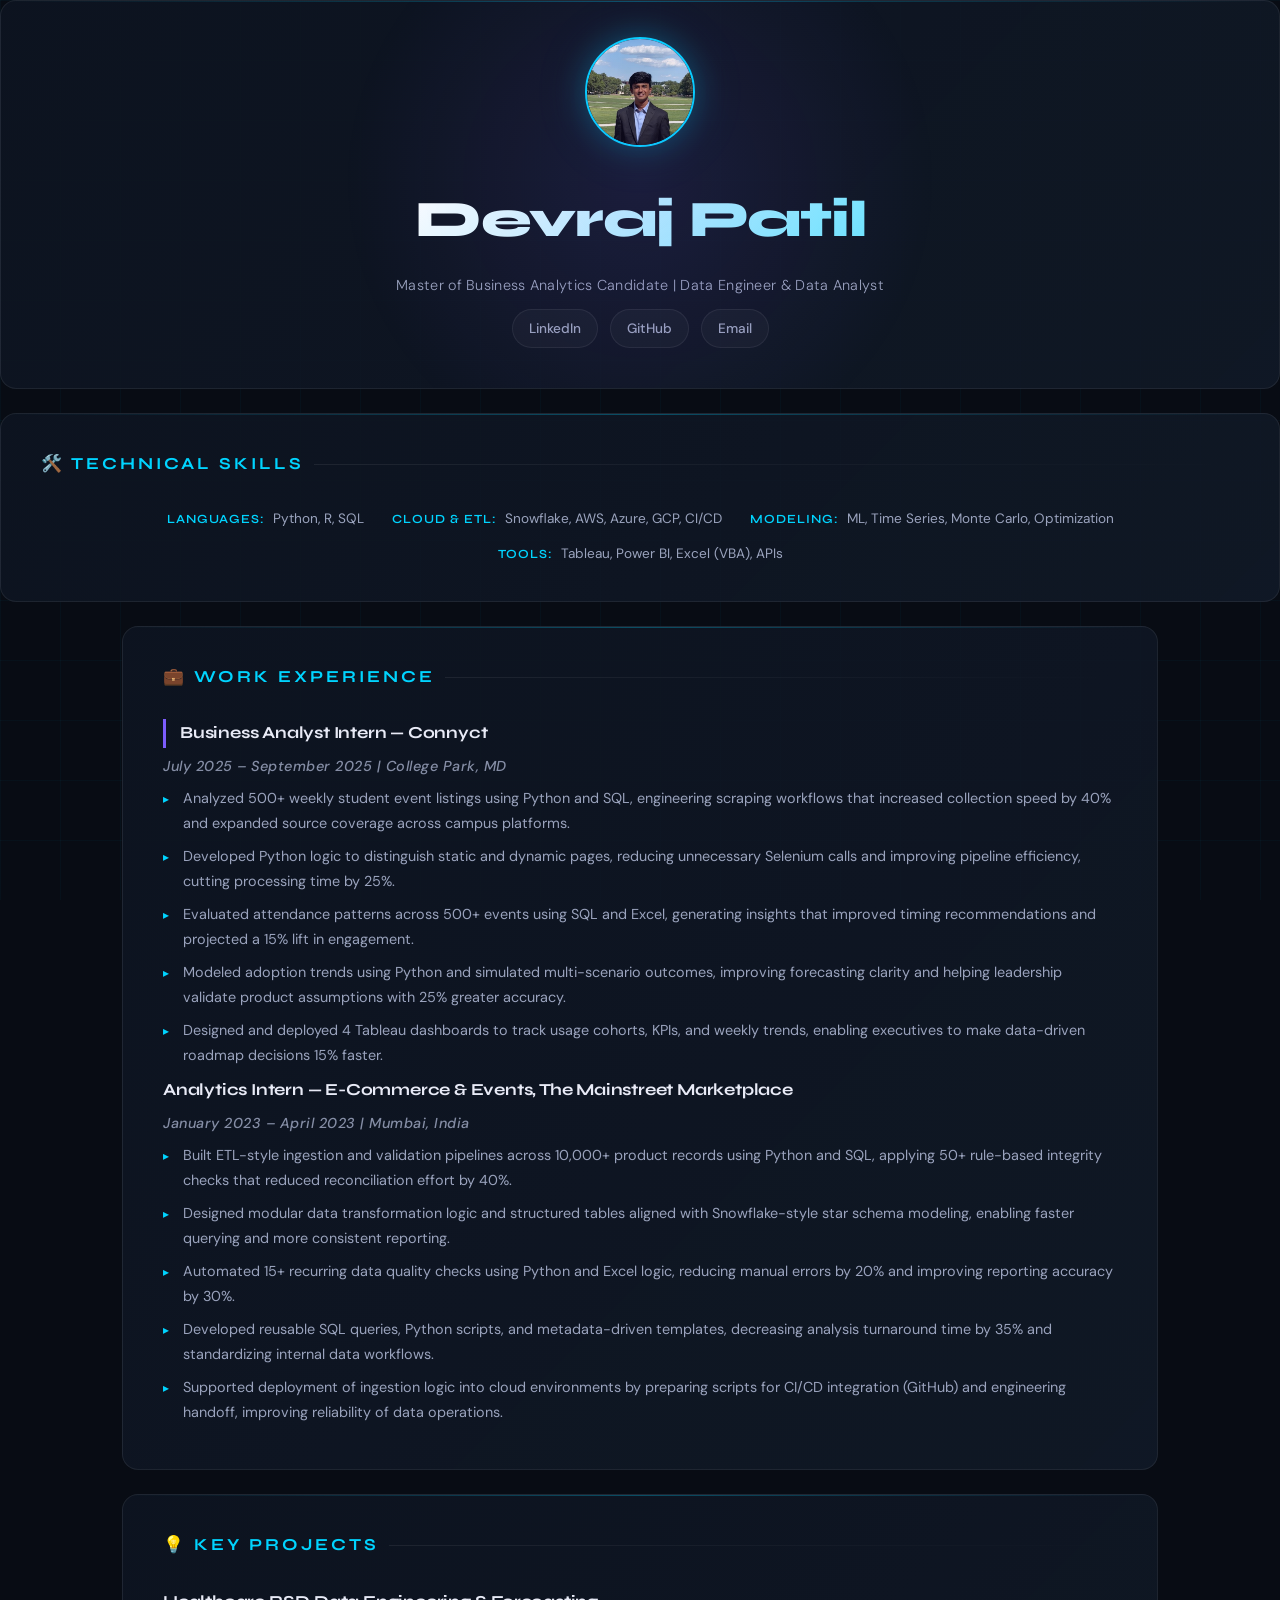
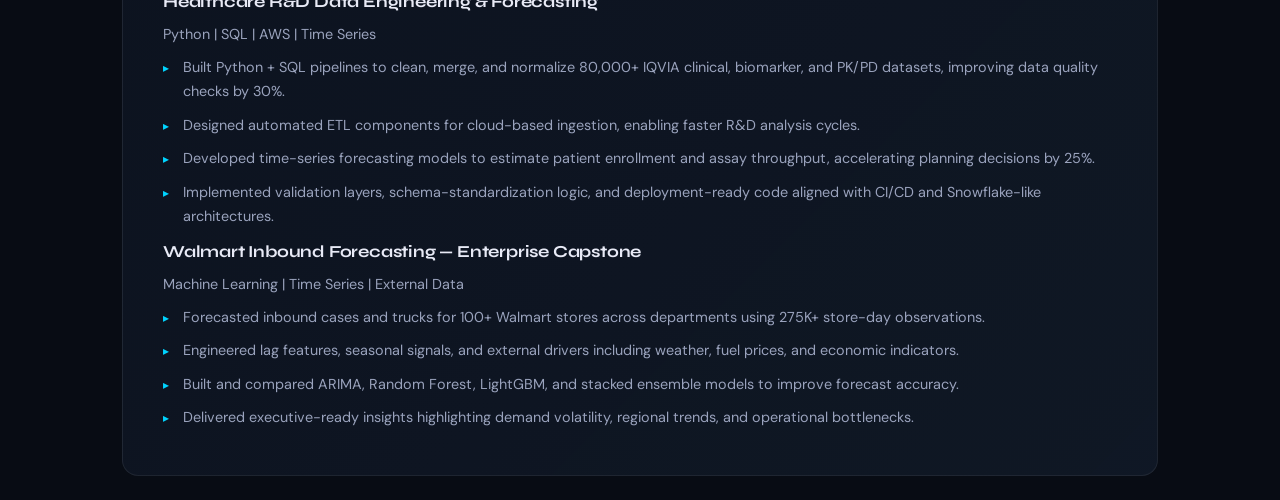
<file: portfIndex.html>
<!DOCTYPE html>
<html lang="en">
<head>
    <meta charset="UTF-8">
    <meta name="viewport" content="width=device-width, initial-scale=1.0">
    <title>Devraj Patil - Data & Analytics Portfolio</title>
    <link rel="stylesheet" href="portfStyle.css"> 
</head>
<body>

<div class="liquid-bg">
    <svg xmlns="http://www.w3.org/2000/svg" version="1.1" style="position:absolute;width:0;height:0;">
        <defs>
            <filter id="liquidFilter">
                <feTurbulence baseFrequency="0.005 0.009" numOctaves="1" seed="1" result="t1"/>
                <feDisplacementMap in="SourceGraphic" in2="t1" scale="10"
                    xChannelSelector="R" yChannelSelector="G"/>
            </filter>
        </defs>
    </svg>
</div>

<header class="glass-card header-section">
    <div class="profile-info">
        <img src="assets/IMG_1034.jpeg" alt="Devraj Patil" class="profile-pic">
        <div>
            <h1>Devraj Patil</h1>
            <p>Master of Business Analytics Candidate | Data Engineer & Data Analyst</p>
        </div>
    </div>

    <nav>
        <a href="https://www.linkedin.com/in/devraj-patil-191b01246/" target="_blank">LinkedIn</a>
        <a href="https://github.com/devpatilumd" target="_blank">GitHub</a>
        <a href="mailto:devpatil@umd.edu">Email</a>
    </nav>
</header>

<section class="glass-card skills-header">
    <h2>🛠️ Technical Skills</h2>
    <div class="skills-row">
        <span><strong>Languages:</strong> Python, R, SQL</span>
        <span><strong>Cloud & ETL:</strong> Snowflake, AWS, Azure, GCP, CI/CD</span>
        <span><strong>Modeling:</strong> ML, Time Series, Monte Carlo, Optimization</span>
        <span><strong>Tools:</strong> Tableau, Power BI, Excel (VBA), APIs</span>
    </div>
</section>

<main class="content-grid main-layout">

<!-- ================= WORK EXPERIENCE ================= -->
<section class="glass-card experience-card">
    <h2>💼 Work Experience</h2>

    <h3>Business Analyst Intern — Connyct</h3>
    <p class="date">July 2025 – September 2025 | College Park, MD</p>
    <ul>
        <li>Analyzed 500+ weekly student event listings using Python and SQL, engineering scraping workflows that increased collection speed by 40% and expanded source coverage across campus platforms.</li>
        <li>Developed Python logic to distinguish static and dynamic pages, reducing unnecessary Selenium calls and improving pipeline efficiency, cutting processing time by 25%.</li>
        <li>Evaluated attendance patterns across 500+ events using SQL and Excel, generating insights that improved timing recommendations and projected a 15% lift in engagement.</li>
        <li>Modeled adoption trends using Python and simulated multi-scenario outcomes, improving forecasting clarity and helping leadership validate product assumptions with 25% greater accuracy.</li>
        <li>Designed and deployed 4 Tableau dashboards to track usage cohorts, KPIs, and weekly trends, enabling executives to make data-driven roadmap decisions 15% faster.</li>
    </ul>

    <h3>Analytics Intern — E-Commerce & Events, The Mainstreet Marketplace</h3>
    <p class="date">January 2023 – April 2023 | Mumbai, India</p>
    <ul>
        <li>Built ETL-style ingestion and validation pipelines across 10,000+ product records using Python and SQL, applying 50+ rule-based integrity checks that reduced reconciliation effort by 40%.</li>
        <li>Designed modular data transformation logic and structured tables aligned with Snowflake-style star schema modeling, enabling faster querying and more consistent reporting.</li>
        <li>Automated 15+ recurring data quality checks using Python and Excel logic, reducing manual errors by 20% and improving reporting accuracy by 30%.</li>
        <li>Developed reusable SQL queries, Python scripts, and metadata-driven templates, decreasing analysis turnaround time by 35% and standardizing internal data workflows.</li>
        <li>Supported deployment of ingestion logic into cloud environments by preparing scripts for CI/CD integration (GitHub) and engineering handoff, improving reliability of data operations.</li>
    </ul>
</section>

<!-- ================= SKILLS ================= -->


<!-- ================= PROJECTS ================= -->
<section class="glass-card project-card">
    <h2>💡 Key Projects</h2>

    <div class="project-block">
        <h3>Healthcare R&D Data Engineering & Forecasting</h3>
        <p class="project-summary">Python | SQL | AWS | Time Series</p>
        <ul>
            <li>Built Python + SQL pipelines to clean, merge, and normalize 80,000+ IQVIA clinical, biomarker, and PK/PD datasets, improving data quality checks by 30%.</li>
            <li>Designed automated ETL components for cloud-based ingestion, enabling faster R&D analysis cycles.</li>
            <li>Developed time-series forecasting models to estimate patient enrollment and assay throughput, accelerating planning decisions by 25%.</li>
            <li>Implemented validation layers, schema-standardization logic, and deployment-ready code aligned with CI/CD and Snowflake-like architectures.</li>
        </ul>
    </div>

    <div class="project-block">
        <h3>Walmart Inbound Forecasting — Enterprise Capstone</h3>
        <p class="project-summary">Machine Learning | Time Series | External Data</p>
        <ul>
            <li>Forecasted inbound cases and trucks for 100+ Walmart stores across departments using 275K+ store-day observations.</li>
            <li>Engineered lag features, seasonal signals, and external drivers including weather, fuel prices, and economic indicators.</li>
            <li>Built and compared ARIMA, Random Forest, LightGBM, and stacked ensemble models to improve forecast accuracy.</li>
            <li>Delivered executive-ready insights highlighting demand volatility, regional trends, and operational bottlenecks.</li>
        </ul>
    </div>


</section>

</main>

<script src="portfScript.js"></script>
</body>
</html>
</file>
<file: portfStyle.css>
/* ============================================================
   DEVRAJ PATIL — PORTFOLIO CSS OVERHAUL
   Theme: Dark Tech / Data-Forward / Sharp & Modern
   ============================================================ */

@import url('https://fonts.googleapis.com/css2?family=Syne:wght@400;600;700;800&family=DM+Sans:ital,opsz,wght@0,9..40,300;0,9..40,400;0,9..40,500;1,9..40,300&display=swap');

/* ── RESET & BASE ── */
*, *::before, *::after {
  box-sizing: border-box;
  margin: 0;
  padding: 0;
}

:root {
  --bg:         #080c14;
  --bg2:        #0d1420;
  --bg3:        #111927;
  --border:     rgba(255,255,255,0.07);
  --accent:     #00d4ff;
  --accent2:    #7c5cfc;
  --accent3:    #ff6b6b;
  --text:       #e8eaf6;
  --text-muted: #6b7a99;
  --text-dim:   #9aa3bd;
  --card-glow:  rgba(0, 212, 255, 0.06);
  --font-head:  'Syne', sans-serif;
  --font-body:  'DM Sans', sans-serif;
}

html {
  scroll-behavior: smooth;
}

body {
  background-color: var(--bg);
  color: var(--text);
  font-family: var(--font-body);
  font-size: 15px;
  line-height: 1.7;
  min-height: 100vh;
  overflow-x: hidden;
}

/* Subtle grid background */
body::before {
  content: '';
  position: fixed;
  inset: 0;
  background-image:
    linear-gradient(rgba(0,212,255,0.03) 1px, transparent 1px),
    linear-gradient(90deg, rgba(0,212,255,0.03) 1px, transparent 1px);
  background-size: 60px 60px;
  pointer-events: none;
  z-index: 0;
}

/* ── SCROLLBAR ── */
::-webkit-scrollbar { width: 5px; }
::-webkit-scrollbar-track { background: var(--bg); }
::-webkit-scrollbar-thumb { background: var(--accent2); border-radius: 10px; }

/* ── LAYOUT ── */
.container, main, .wrapper {
  max-width: 1100px;
  margin: 0 auto;
  padding: 0 32px;
  position: relative;
  z-index: 1;
}

/* ── HEADER / HERO ── */
header, .hero, #hero {
  position: relative;
  padding: 80px 0 60px;
  text-align: center;
  overflow: hidden;
}

header::after {
  content: '';
  position: absolute;
  top: -120px;
  left: 50%;
  transform: translateX(-50%);
  width: 600px;
  height: 600px;
  background: radial-gradient(circle, rgba(124,92,252,0.12) 0%, transparent 70%);
  pointer-events: none;
}

/* Profile image */
header img, .profile-img, img[alt="Devraj Patil"] {
  width: 110px;
  height: 110px;
  border-radius: 50%;
  object-fit: cover;
  border: 2px solid var(--accent);
  box-shadow: 0 0 30px rgba(0,212,255,0.25), 0 0 60px rgba(0,212,255,0.1);
  margin-bottom: 20px;
  animation: fadeInDown 0.7s ease both;
}

/* Name */
header h1, .hero h1 {
  font-family: var(--font-head);
  font-size: clamp(2rem, 5vw, 3.2rem);
  font-weight: 800;
  letter-spacing: -1px;
  background: linear-gradient(135deg, #fff 30%, var(--accent) 100%);
  -webkit-background-clip: text;
  -webkit-text-fill-color: transparent;
  background-clip: text;
  margin-bottom: 10px;
  animation: fadeInDown 0.7s 0.1s ease both;
}

/* Subtitle */
header p, .hero p, .subtitle {
  font-size: 1rem;
  color: var(--text-dim);
  font-weight: 300;
  letter-spacing: 0.3px;
  margin-bottom: 24px;
  animation: fadeInDown 0.7s 0.2s ease both;
}

/* Nav links (LinkedIn, GitHub, Email) */
header a, .hero a, .social-links a {
  display: inline-flex;
  align-items: center;
  gap: 6px;
  color: var(--text-dim);
  text-decoration: none;
  font-size: 0.85rem;
  font-weight: 500;
  border: 1px solid var(--border);
  padding: 7px 16px;
  border-radius: 50px;
  margin: 4px;
  transition: all 0.25s ease;
  background: rgba(255,255,255,0.03);
  animation: fadeInUp 0.6s 0.3s ease both;
}

header a:hover, .hero a:hover, .social-links a:hover {
  color: var(--accent);
  border-color: var(--accent);
  background: rgba(0,212,255,0.08);
  transform: translateY(-2px);
  box-shadow: 0 4px 20px rgba(0,212,255,0.15);
}

/* ── SECTION HEADINGS ── */
h2 {
  font-family: var(--font-head);
  font-size: 1.05rem;
  font-weight: 700;
  text-transform: uppercase;
  letter-spacing: 3px;
  color: var(--accent);
  margin-bottom: 28px;
  display: flex;
  align-items: center;
  gap: 10px;
}

h2::after {
  content: '';
  flex: 1;
  height: 1px;
  background: linear-gradient(90deg, var(--border) 0%, transparent 100%);
}

/* ── GLASS CARDS ── */
.glass-card, section {
  background: linear-gradient(135deg, rgba(13,20,32,0.95) 0%, rgba(17,25,39,0.9) 100%);
  border: 1px solid var(--border);
  border-radius: 16px;
  padding: 36px 40px;
  margin-bottom: 24px;
  position: relative;
  overflow: hidden;
  transition: border-color 0.3s ease, box-shadow 0.3s ease;
  animation: fadeInUp 0.6s ease both;
  z-index: 1;
}

.glass-card::before, section::before {
  content: '';
  position: absolute;
  top: 0;
  left: 0;
  right: 0;
  height: 1px;
  background: linear-gradient(90deg, transparent, rgba(0,212,255,0.3), transparent);
}

.glass-card:hover, section:hover {
  border-color: rgba(0,212,255,0.15);
  box-shadow: 0 8px 40px var(--card-glow);
}

/* ── EXPERIENCE & PROJECT H3 ── */
h3 {
  font-family: var(--font-head);
  font-size: 1.05rem;
  font-weight: 700;
  color: var(--text);
  margin-bottom: 6px;
  letter-spacing: -0.2px;
}

/* Date / subtitle line */
p.date, .date {
  font-size: 0.8rem;
  color: var(--accent);
  font-weight: 500;
  letter-spacing: 0.5px;
  margin-bottom: 14px;
  font-style: italic;
  opacity: 0.85;
}

/* ── BULLET LISTS ── */
ul {
  list-style: none;
  padding: 0;
  margin: 0 0 8px 0;
}

ul li {
  position: relative;
  padding-left: 20px;
  margin-bottom: 9px;
  color: var(--text-dim);
  font-size: 0.9rem;
  line-height: 1.7;
}

ul li::before {
  content: '▸';
  position: absolute;
  left: 0;
  color: var(--accent);
  font-size: 0.75rem;
  top: 3px;
}

ul li strong {
  color: var(--text);
  font-weight: 600;
}

/* ── DIVIDERS ── */
hr, .project-divider {
  border: none;
  border-top: 1px solid var(--border);
  margin: 28px 0;
}

/* ── SKILLS SECTION ── */
.skills-grid, .tech-skills {
  display: flex;
  flex-wrap: wrap;
  gap: 10px;
  margin-top: 8px;
}

/* Style bold skill labels */
strong {
  color: var(--text);
  font-weight: 600;
}

/* Skill category rows */
section p, .glass-card p {
  font-size: 0.9rem;
  color: var(--text-dim);
  margin-bottom: 8px;
  line-height: 1.7;
}

/* Inline skill tags — wrap comma separated skills */
.tag, .skill-tag {
  display: inline-block;
  background: rgba(124,92,252,0.12);
  color: #a78bfa;
  border: 1px solid rgba(124,92,252,0.25);
  border-radius: 6px;
  padding: 3px 10px;
  font-size: 0.75rem;
  font-weight: 500;
  letter-spacing: 0.3px;
}

/* ── EXPERIENCE CARD ACCENT BARS ── */
.experience-card h3:first-of-type {
  padding-left: 14px;
  border-left: 3px solid var(--accent2);
}

/* Walmart accent */
h3:has(+ p.date[title*="Walmart"]),
h3[data-company="walmart"] {
  border-left-color: #0071ce;
}

/* ── ANIMATIONS ── */
@keyframes fadeInDown {
  from { opacity: 0; transform: translateY(-20px); }
  to   { opacity: 1; transform: translateY(0); }
}

@keyframes fadeInUp {
  from { opacity: 0; transform: translateY(24px); }
  to   { opacity: 1; transform: translateY(0); }
}

/* Staggered section reveals */
section:nth-child(1) { animation-delay: 0.05s; }
section:nth-child(2) { animation-delay: 0.15s; }
section:nth-child(3) { animation-delay: 0.25s; }
section:nth-child(4) { animation-delay: 0.35s; }
section:nth-child(5) { animation-delay: 0.45s; }

/* ── GLOW ACCENT ON NUMBERS ── */
ul li strong {
  color: #7dd3fc;
}

/* ── TWO COLUMN LAYOUT (if you use it) ── */
.two-col {
  display: grid;
  grid-template-columns: 1fr 1fr;
  gap: 24px;
}

/* ── SKILLS ROW ── */
.skills-row {
  display: flex;
  flex-wrap: wrap;
  justify-content: center;
  gap: 12px 28px;
  margin-top: 8px;
}

.skills-row span {
  font-size: 0.85rem;
  color: var(--text-dim);
  white-space: nowrap;
}

.skills-row span strong {
  color: var(--accent);
  font-family: var(--font-head);
  font-size: 0.78rem;
  text-transform: uppercase;
  letter-spacing: 1px;
  margin-right: 4px;
}

/* ── TWO COLUMN MAIN ── */
.two-col {
  display: grid;
  grid-template-columns: 1fr 1fr;
  gap: 24px;
  align-items: start;
}

@media (max-width: 900px) {
  .two-col {
    grid-template-columns: 1fr;
  }
}

/* ── FOOTER ── */
footer {
  text-align: center;
  padding: 40px 20px;
  color: var(--text-muted);
  font-size: 0.8rem;
  border-top: 1px solid var(--border);
  margin-top: 40px;
  letter-spacing: 0.5px;
}

/* ── RESPONSIVE ── */
@media (max-width: 768px) {
  .glass-card, section {
    padding: 24px 20px;
  }

  header h1, .hero h1 {
    font-size: 2rem;
  }

  .two-col {
    grid-template-columns: 1fr;
  }

  h2 {
    font-size: 0.9rem;
  }
}

@media (max-width: 480px) {
  .container, main, .wrapper {
    padding: 0 16px;
  }

  header img, .profile-img {
    width: 85px;
    height: 85px;
  }
}
</file>
